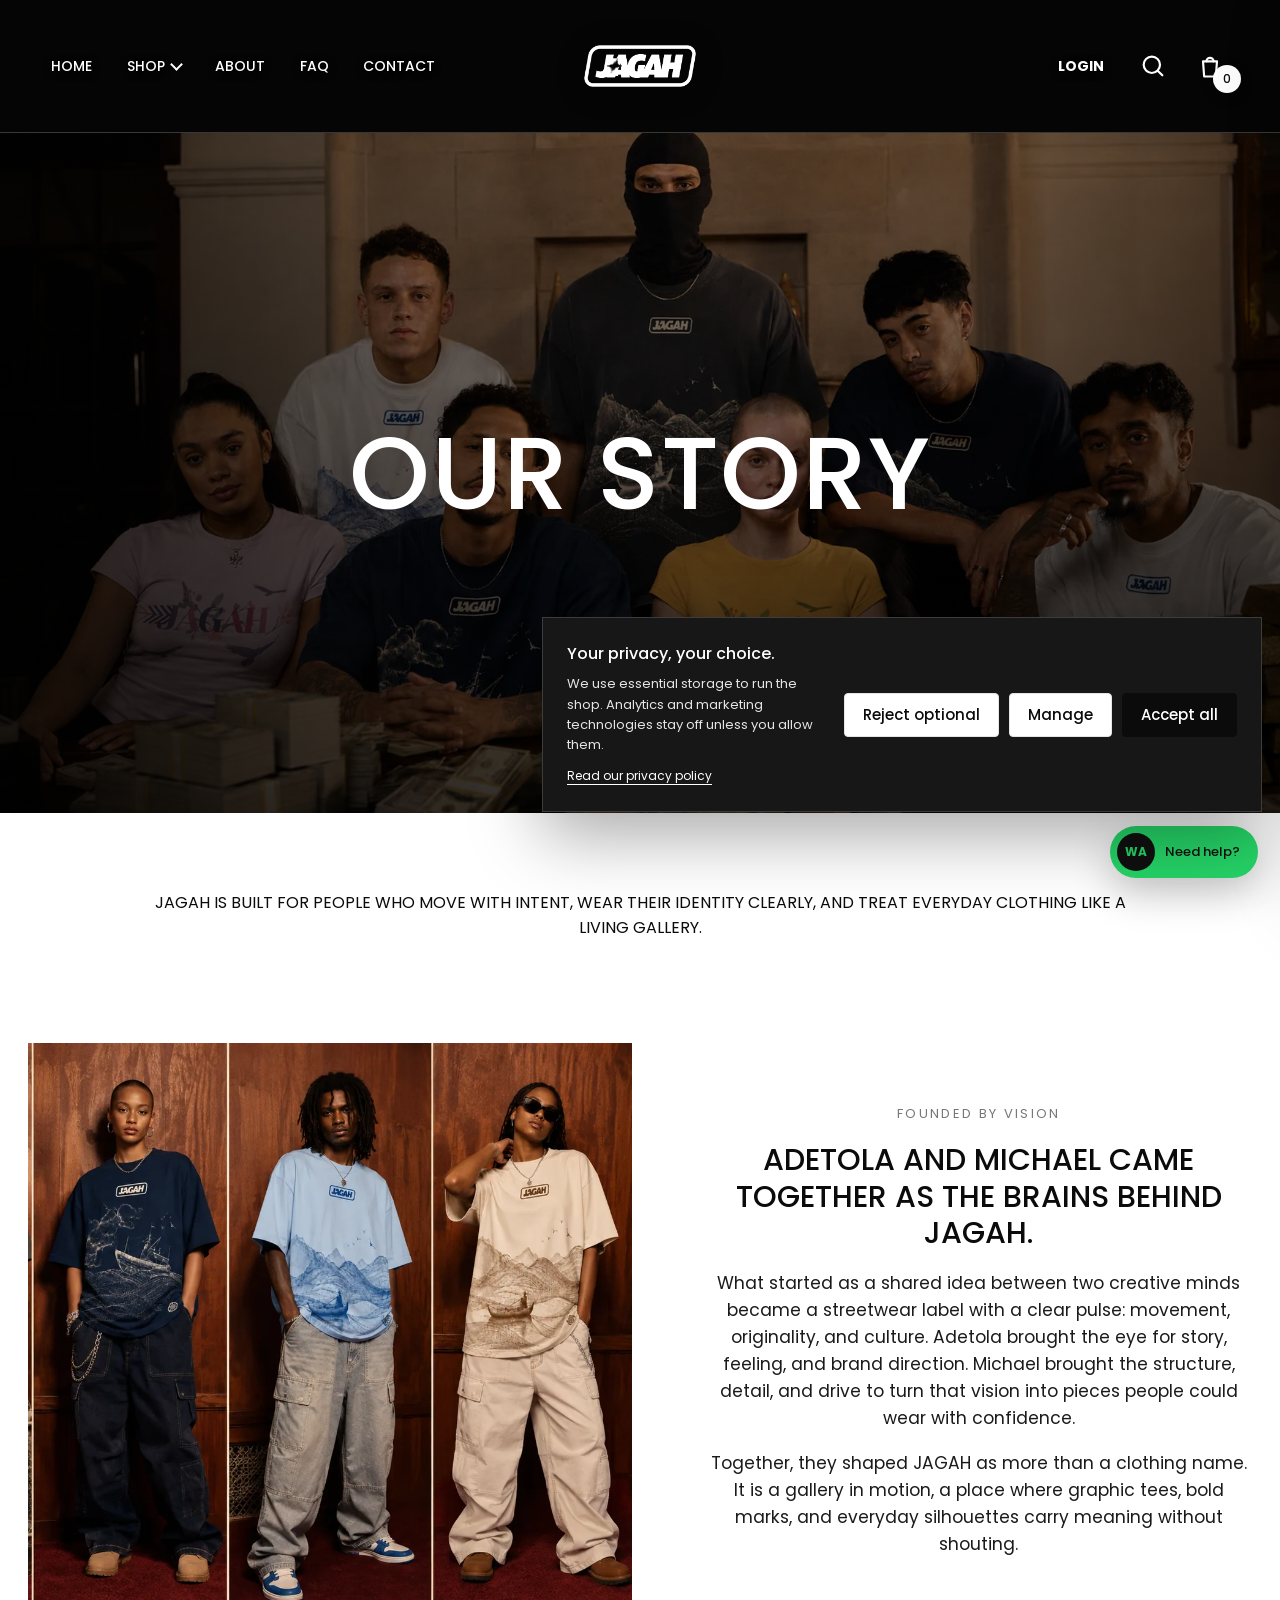
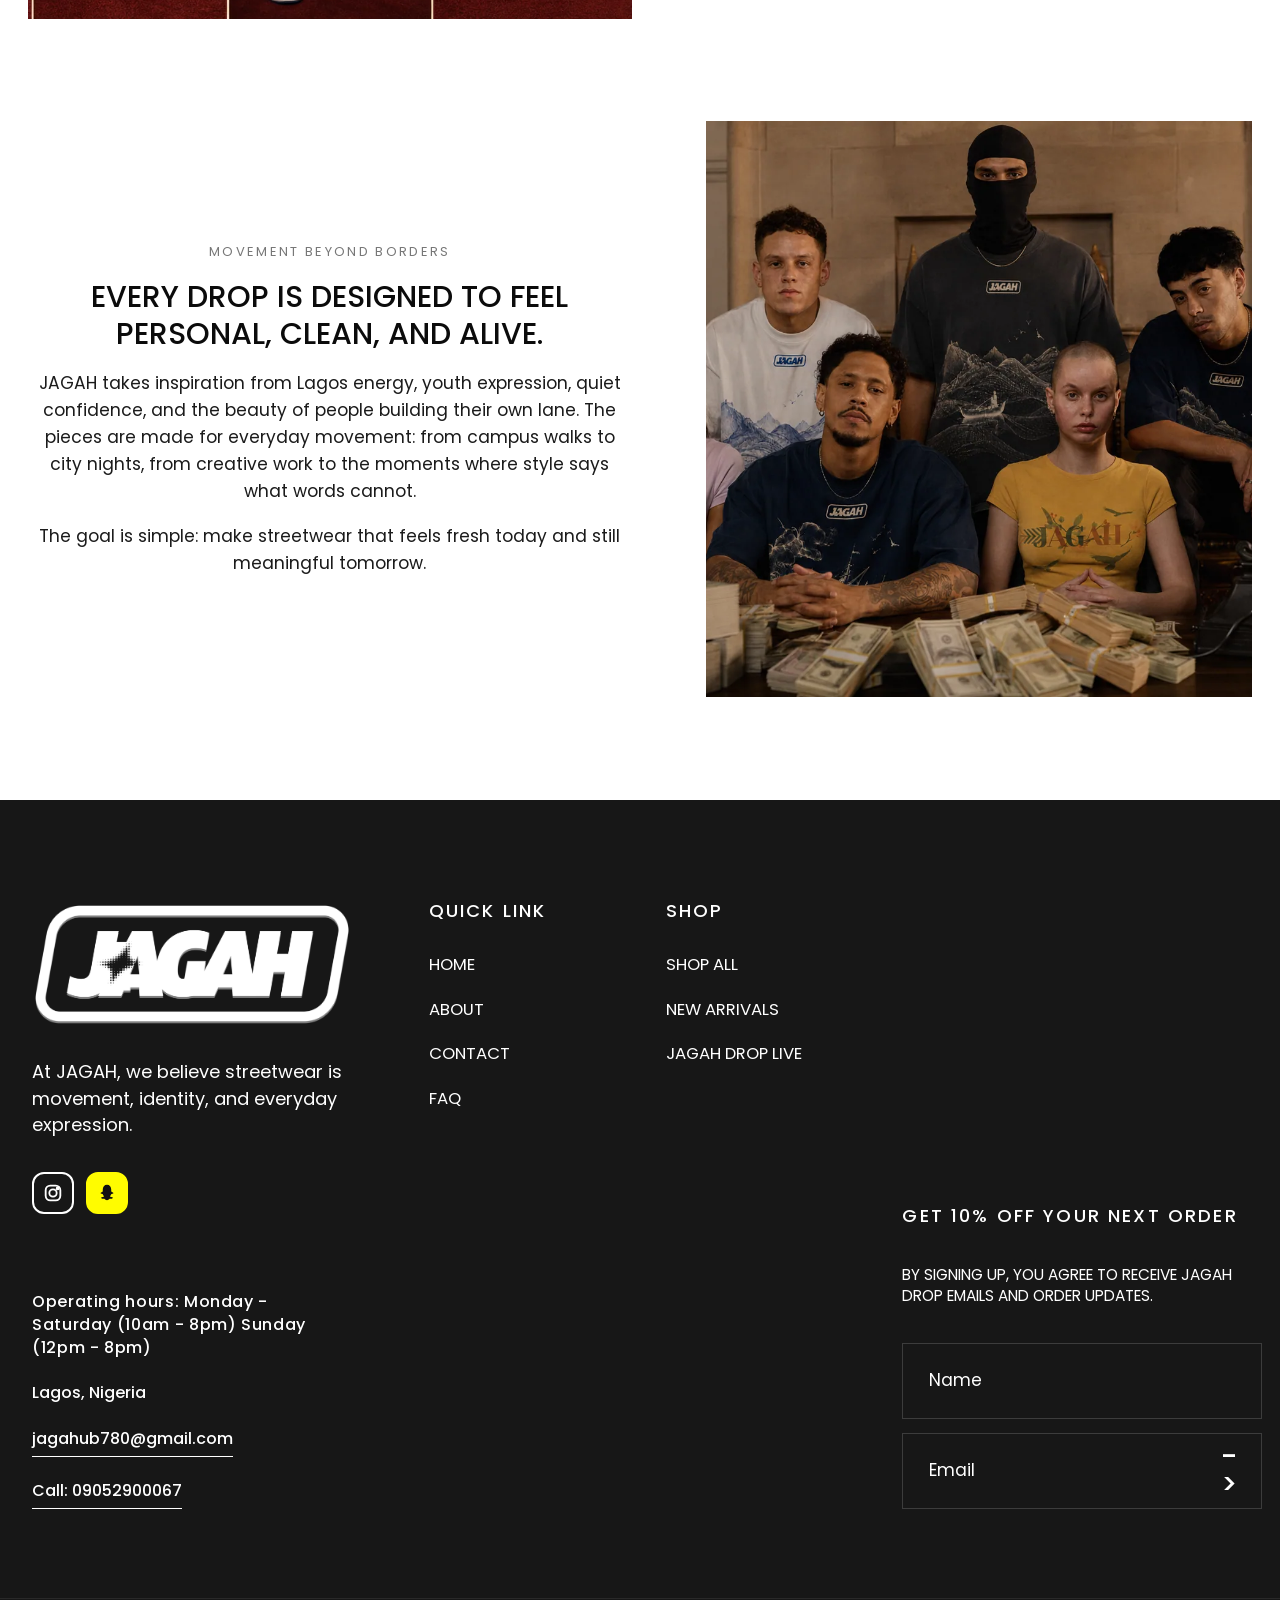
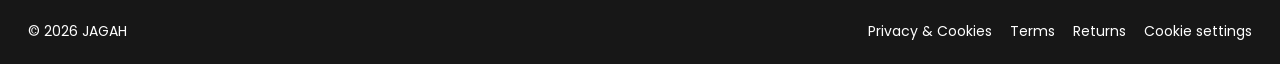
<file: about.html>
<!DOCTYPE html>
<html lang="en">
<head>
  <meta charset="UTF-8">
  <meta name="viewport" content="width=device-width, initial-scale=1.0">
  <title>Our Story | JAGAH</title>
  <link rel="icon" type="image/png" href="assets/jagah-logo-transparent.png?v=2">
  <link rel="apple-touch-icon" href="assets/jagah-logo-transparent.png?v=2">
  <meta name="description" content="The story of JAGAH, shaped by Adetola and Michael.">
  <link rel="preconnect" href="https://fonts.googleapis.com">
  <link rel="preconnect" href="https://fonts.gstatic.com" crossorigin>
  <link href="https://fonts.googleapis.com/css2?family=Poppins:wght@300;400;500;600&display=swap" rel="stylesheet">
  <link rel="stylesheet" href="styles.css?v=jagah-search-1">
</head>
<body class="about-body">
  <a class="skip-link" href="#story">Skip to story</a>

  <header class="site-header product-header" data-header>
    <a class="brand-wordmark" href="index.html" aria-label="JAGAH home">
      <img src="assets/jagah-logo-transparent.png" alt="JAGAH">
    </a>

    <nav class="desktop-nav" aria-label="Primary navigation">
      <a href="index.html">Home</a>
      <a class="has-subnav" href="index.html#shop">Shop</a>
      <a href="about.html">About</a>
      <a href="faq.html">FAQ</a>
      <a href="#support">Contact</a>
    </nav>

    <div class="header-actions">
      <button class="icon-button wishlist-open" type="button" aria-label="Open wishlist" title="Wishlist">
        <svg aria-hidden="true" viewBox="0 0 24 24">
          <path d="M20.8 4.6c-1.6-1.8-4.1-2-5.9-.4L12 6.8 9.1 4.2C7.3 2.6 4.8 2.8 3.2 4.6c-1.6 1.8-1.5 4.6.2 6.3L12 19l8.6-8.1c1.7-1.7 1.8-4.5.2-6.3Z"></path>
        </svg>
        <span class="count-pill" data-wishlist-count>0</span>
      </button>
      <button class="icon-button account-open" type="button" aria-label="Open account" title="Account">
        <span>Login</span>
      </button>
      <form class="search" role="search">
        <label class="sr-only" for="site-search">Search JAGAH products</label>
        <button class="search-toggle" type="button" data-search-toggle aria-label="Open product search" aria-expanded="false">
          <svg aria-hidden="true" viewBox="0 0 24 24">
            <circle cx="11" cy="11" r="7"></circle>
            <path d="m20 20-4-4"></path>
          </svg>
        </button>
        <input id="site-search" name="search" type="search" autocomplete="off" placeholder="Search tees">
        <div class="suggestions" hidden></div>
      </form>
      <button class="bag-trigger" type="button" aria-label="Open shopping bag" title="Shopping bag">
        <svg aria-hidden="true" viewBox="0 0 24 24">
          <path d="M6 8h12l-1 13H7L6 8Z"></path>
          <path d="M9 8a3 3 0 0 1 6 0"></path>
        </svg>
        <span>Bag</span>
        <strong data-bag-count>0</strong>
      </button>
      <button class="menu-button" type="button" aria-label="Open menu" aria-expanded="false">
        <span></span>
        <span></span>
      </button>
    </div>

    <nav class="mobile-nav" aria-label="Mobile navigation" hidden>
      <a href="index.html">Home</a>
      <a href="index.html#shop">Shop</a>
      <a href="about.html">About</a>
      <a href="faq.html">FAQ</a>
      <a href="#support">Contact</a>
    </nav>
  </header>

  <main id="top">
    <section class="about-hero" aria-label="JAGAH story hero">
      <img src="assets/jagah-campaign-table.webp" alt="JAGAH campaign models wearing graphic streetwear">
      <div class="about-hero-shade"></div>
      <h1>Our Story</h1>
    </section>

    <section class="about-intro" id="story">
      <p>JAGAH is built for people who move with intent, wear their identity clearly, and treat everyday clothing like a living gallery.</p>
    </section>

    <section class="about-story-grid">
      <figure>
        <img src="assets/jagah-campaign-lineup.webp" alt="JAGAH models wearing graphic t-shirts">
      </figure>
      <article class="about-story-copy">
        <span>Founded by vision</span>
        <h2>Adetola and Michael came together as the brains behind JAGAH.</h2>
        <p>What started as a shared idea between two creative minds became a streetwear label with a clear pulse: movement, originality, and culture. Adetola brought the eye for story, feeling, and brand direction. Michael brought the structure, detail, and drive to turn that vision into pieces people could wear with confidence.</p>
        <p>Together, they shaped JAGAH as more than a clothing name. It is a gallery in motion, a place where graphic tees, bold marks, and everyday silhouettes carry meaning without shouting.</p>
      </article>
    </section>

    <section class="about-story-grid about-story-grid-reverse">
      <article class="about-story-copy">
        <span>Movement beyond borders</span>
        <h2>Every drop is designed to feel personal, clean, and alive.</h2>
        <p>JAGAH takes inspiration from Lagos energy, youth expression, quiet confidence, and the beauty of people building their own lane. The pieces are made for everyday movement: from campus walks to city nights, from creative work to the moments where style says what words cannot.</p>
        <p>The goal is simple: make streetwear that feels fresh today and still meaningful tomorrow.</p>
      </article>
      <figure>
        <img src="assets/jagah-campaign-table.webp" alt="JAGAH group campaign wearing branded pieces">
      </figure>
    </section>
  </main>

  <aside class="bag-drawer" data-bag-drawer aria-hidden="true" aria-labelledby="bag-title">
    <div class="drawer-head">
      <div>
        <h2 id="bag-title">Shopping Bag</h2>
      </div>
      <button class="close-button" type="button" data-close-bag aria-label="Close bag">X</button>
    </div>
    <div class="bag-items" data-bag-items></div>
    <div class="bag-empty" data-bag-empty>
      <strong>Your bag is empty.</strong>
      <span>Add a product, select your size, then buy on WhatsApp.</span>
    </div>
    <div class="bag-summary">
      <label class="coupon-line">
        Promo code
        <span>
          <input type="text" data-coupon-input placeholder="JAGAH10">
          <button type="button" data-apply-coupon>Apply</button>
        </span>
      </label>
      <div class="summary-row"><span>Subtotal</span><strong data-subtotal>NGN 0</strong></div>
      <div class="summary-row"><span>Discount</span><strong data-discount>NGN 0</strong></div>
      <div class="summary-row"><span>Delivery estimate</span><strong data-delivery>Free</strong></div>
      <div class="summary-row total"><span>Total</span><strong data-total>NGN 0</strong></div>
      <button class="button primary full" type="button" data-checkout>Buy it now</button>
      <button class="button soft full" type="button" data-close-bag>Continue shopping</button>
    </div>
  </aside>
  <div class="scrim" data-scrim hidden></div>

  <dialog class="checkout-dialog" data-checkout-dialog>
    <button class="close-button dialog-close" type="button" data-close-checkout aria-label="Close checkout">X</button>
    <form class="checkout-form" data-checkout-form>
      <div>
        <p class="kicker">Checkout</p>
        <h2>Send order to WhatsApp</h2>
        <fieldset>
          <legend>Contact</legend>
          <label>Name<input name="name" type="text" required></label>
          <label>Phone<input name="phone" type="tel" required></label>
        </fieldset>
        <fieldset>
          <legend>Delivery</legend>
          <label>Address<input name="address" type="text" required></label>
          <label>City<input name="city" type="text" required></label>
          <label>
            Delivery method
            <select name="delivery">
              <option value="Standard delivery">Standard delivery</option>
              <option value="Express delivery">Express delivery</option>
              <option value="Pickup">Pickup</option>
            </select>
          </label>
        </fieldset>
        <fieldset>
          <legend>Payment</legend>
          <label>
            Payment method
            <select name="payment">
              <option value="WhatsApp order confirmation">WhatsApp order confirmation</option>
              <option value="Bank transfer">Bank transfer</option>
              <option value="Pay on delivery">Pay on delivery</option>
            </select>
          </label>
        </fieldset>
        <button class="button primary full" type="submit">Place order on WhatsApp</button>
      </div>
      <aside class="checkout-summary" data-checkout-summary></aside>
    </form>
  </dialog>

  <dialog class="mini-dialog" data-wishlist-dialog>
    <button class="close-button dialog-close" type="button" data-close-wishlist aria-label="Close wishlist">X</button>
    <p class="kicker">Wishlist</p>
    <h2>Saved pieces</h2>
    <div class="saved-list" data-wishlist-list></div>
  </dialog>

  <dialog class="mini-dialog" data-account-dialog>
    <button class="close-button dialog-close" type="button" data-close-account aria-label="Close account">X</button>
    <p class="kicker">Account</p>
    <h2>Your JAGAH profile</h2>
    <form class="account-form" data-account-form>
      <label>Name<input type="text" name="name" data-profile-name placeholder="Your name"></label>
      <label>Phone<input type="tel" name="phone" data-profile-phone placeholder="08125812372"></label>
      <label>Email<input type="email" name="email" data-profile-email placeholder="you@example.com"></label>
      <button class="button primary full" type="submit">Save profile</button>
    </form>
    <div class="order-mini-list" data-account-orders></div>
  </dialog>

  <footer class="retail-footer jagah-footer" id="support">
    <section class="jagah-footer-grid" aria-label="JAGAH footer">
      <div class="jagah-footer-brand">
        <a class="footer-logo" href="index.html" aria-label="JAGAH home">
          <img src="assets/jagah-logo-transparent.png" alt="JAGAH">
        </a>
        <p>At JAGAH, we believe streetwear is movement, identity, and everyday expression.</p>
        <div class="footer-socials" aria-label="JAGAH social links">
          <a class="social-icon instagram-icon" href="https://www.instagram.com/jagahhub/" target="_blank" rel="noopener noreferrer" aria-label="JAGAH on Instagram">
            <svg viewBox="0 0 24 24" aria-hidden="true">
              <rect x="4" y="4" width="16" height="16" rx="5"></rect>
              <circle cx="12" cy="12" r="4"></circle>
              <circle cx="17" cy="7" r="1"></circle>
            </svg>
          </a>
          <a class="social-icon snapchat-icon" href="https://www.snapchat.com/add/tsjagah" target="_blank" rel="noopener noreferrer" aria-label="JAGAH on Snapchat">
            <svg viewBox="0 0 24 24" aria-hidden="true">
              <path d="M12 3c3 0 4.6 2.3 4.6 5.2v2.1l2.2 1.3c.4.2.3.8-.1 1l-2.2.8c-.2.9-.6 1.6-1.3 2.3.9.5 1.8.7 2.7.8.5.1.6.8.2 1.1-1 .8-2.2.8-3.2.8-.8.9-1.8 1.6-2.9 1.6s-2.1-.7-2.9-1.6c-1 0-2.2 0-3.2-.8-.4-.3-.3-1 .2-1.1.9-.1 1.8-.3 2.7-.8-.7-.7-1.1-1.4-1.3-2.3l-2.2-.8c-.4-.2-.5-.8-.1-1l2.2-1.3V8.2C7.4 5.3 9 3 12 3Z"></path>
            </svg>
          </a>
        </div>
        <div class="footer-address">
          <strong>Operating hours: Monday - Saturday (10am - 8pm) Sunday (12pm - 8pm)</strong>
          <span>Lagos, Nigeria</span>
          <a class="footer-contact-link" href="mailto:jagahub780@gmail.com">jagahub780@gmail.com</a>
          <a class="footer-contact-link" href="tel:+2349052900067">Call: 09052900067</a>
        </div>
      </div>

      <nav class="footer-link-group" aria-label="Quick links">
        <h3>Quick link</h3>
        <a href="index.html">Home</a>
        <a href="about.html">About</a>
        <a href="mailto:jagahub780@gmail.com">Contact</a>
        <a href="faq.html">FAQ</a>
      </nav>

      <nav class="footer-link-group" aria-label="Shop links">
        <h3>Shop</h3>
        <a href="index.html#shop">Shop all</a>
        <a href="index.html#shop">New arrivals</a>
        <a href="index.html#drop">JAGAH drop live</a>
      </nav>

      <form class="footer-newsletter jagah-newsletter" data-footer-newsletter>
        <h2>Get 10% off your next order</h2>
        <p>By signing up, you agree to receive JAGAH drop emails and order updates.</p>
        <label>
          <span class="sr-only">Name</span>
          <input type="text" name="name" placeholder="Name">
        </label>
        <label>
          <span class="sr-only">Email</span>
          <input type="email" name="email" placeholder="Email" required>
          <button type="submit" aria-label="Subscribe">-></button>
        </label>
      </form>
    </section>

    <div class="footer-bottom">
      <span>&copy; 2026 JAGAH</span>
      <div>
        <a href="privacy.html">Privacy & Cookies</a>
        <a href="terms.html">Terms</a>
        <a href="returns.html">Returns</a>
      </div>
    </div>
  </footer>

  <div class="toast" data-toast role="status" aria-live="polite"></div>
  <script src="site-extras.js?v=jagah-extras-1"></script>
  <script src="script.js?v=jagah-storefront-3"></script>
</body>
</html>
</file>
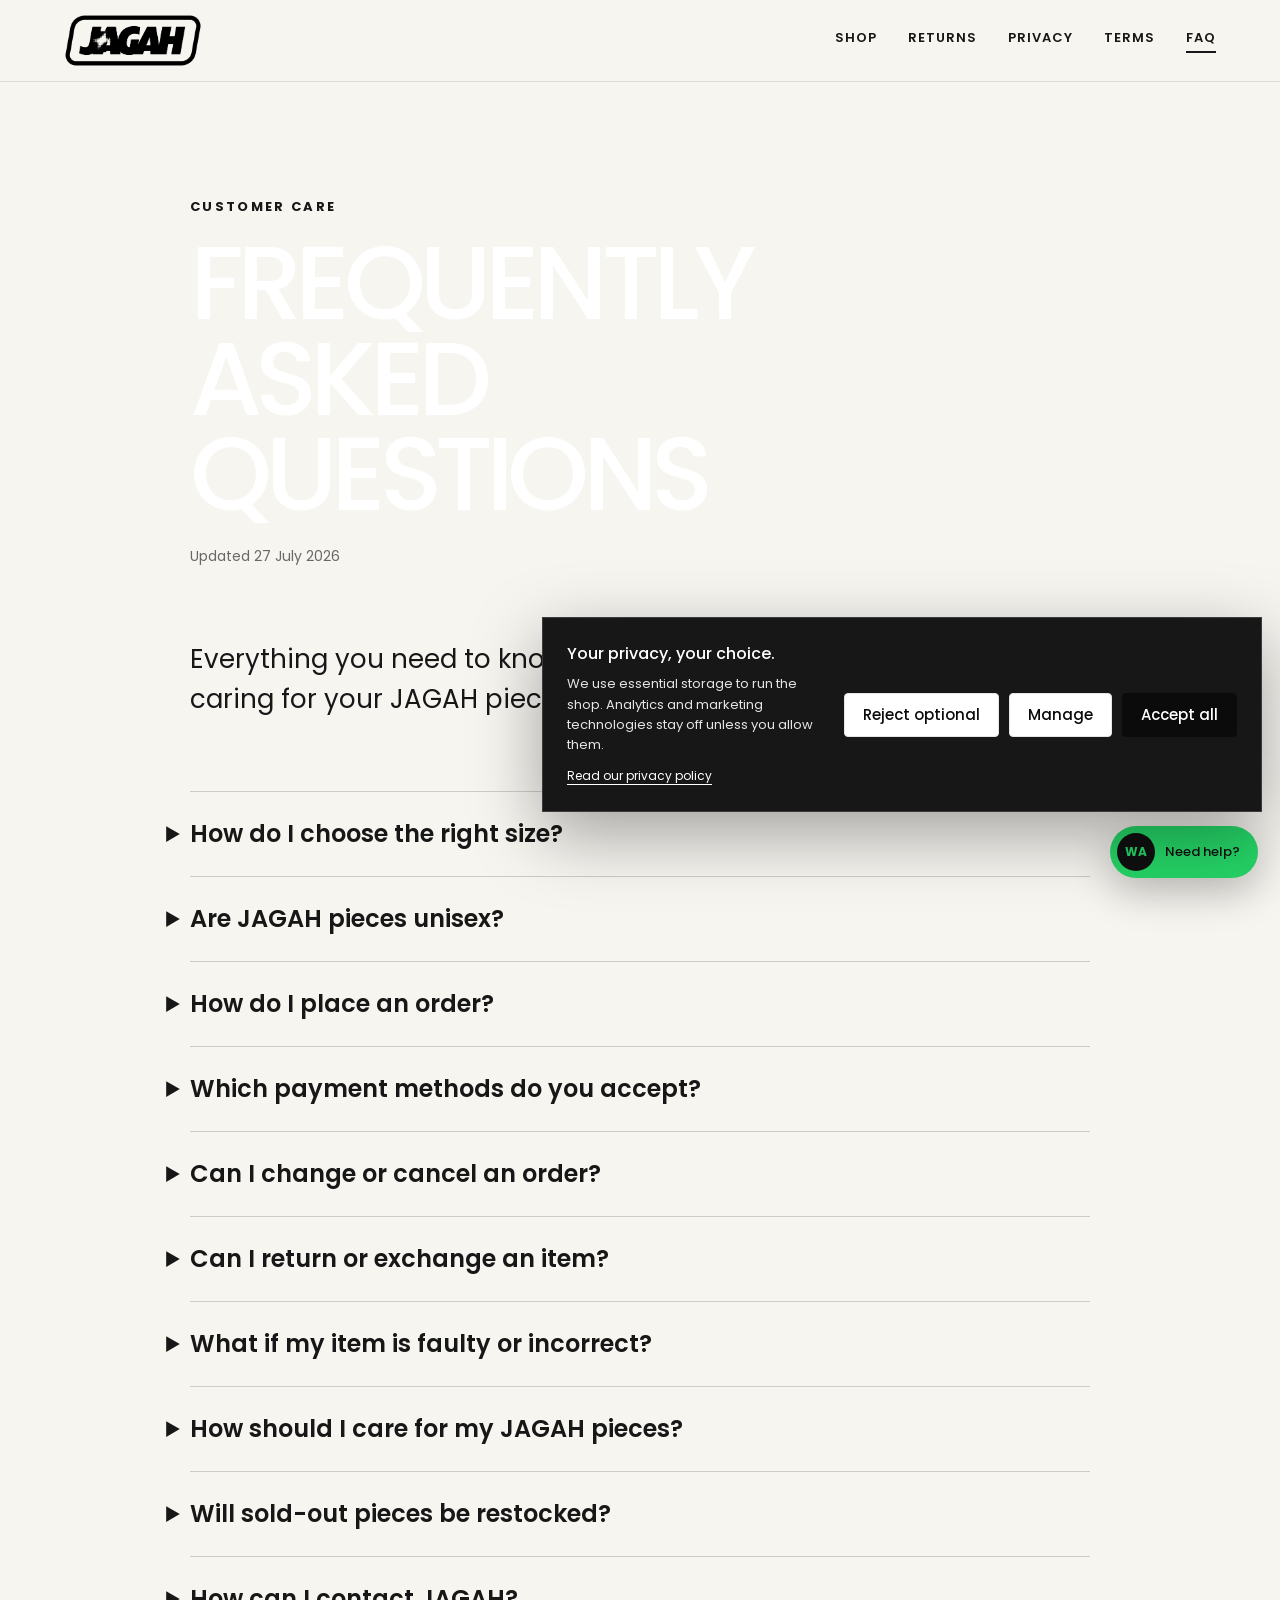
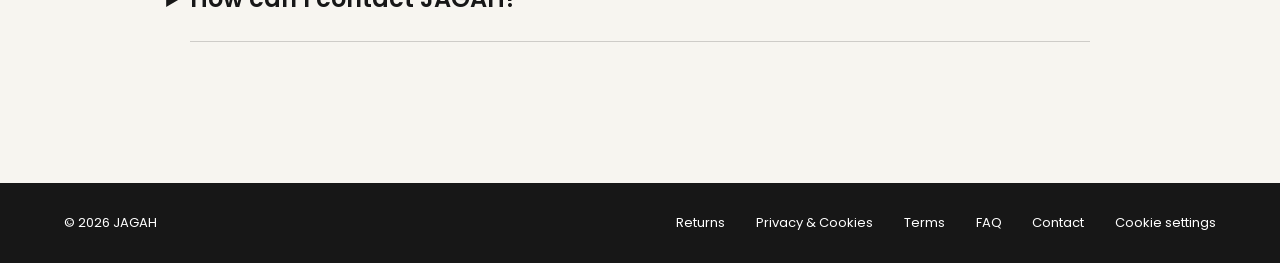
<file: faq.html>
<!DOCTYPE html>
<html lang="en">
<head>
  <meta charset="UTF-8">
  <meta name="viewport" content="width=device-width, initial-scale=1.0">
  <title>Frequently Asked Questions | JAGAH</title>
  <link rel="icon" type="image/png" href="assets/jagah-logo-transparent.png?v=2">
  <link rel="apple-touch-icon" href="assets/jagah-logo-transparent.png?v=2">
  <meta name="description" content="Answers about JAGAH sizing, orders, payments, product care, returns and restocks.">
  <meta name="theme-color" content="#171717">
  <link rel="preconnect" href="https://fonts.googleapis.com">
  <link rel="preconnect" href="https://fonts.gstatic.com" crossorigin>
  <link href="https://fonts.googleapis.com/css2?family=Poppins:wght@300;400;500;600;700&display=swap" rel="stylesheet">
  <link rel="stylesheet" href="styles.css?v=jagah-policy-1">
</head>
<body class="policy-body">
  <a class="skip-link" href="#policy-content">Skip to content</a>
  <header class="policy-header">
    <a class="policy-header-logo" href="index.html" aria-label="JAGAH home"><img src="assets/jagah-logo-transparent.png" alt="JAGAH"></a>
    <nav aria-label="Customer care">
      <a href="index.html#shop">Shop</a><a href="returns.html">Returns</a><a href="privacy.html">Privacy</a><a href="terms.html">Terms</a><a href="faq.html" aria-current="page">FAQ</a>
    </nav>
  </header>
  <main class="policy-main" id="policy-content">
    <p class="policy-eyebrow">Customer care</p>
    <h1>Frequently Asked Questions</h1>
    <p class="policy-updated">Updated 27 July 2026</p>
    <p class="policy-intro">Everything you need to know about choosing, buying and caring for your JAGAH pieces.</p>
    <section class="policy-faq" aria-label="Frequently asked questions">
      <details>
        <summary>How do I choose the right size?</summary>
        <p>Use the measurements shown with the product and compare them with a similar garment you own. If you are between sizes or want help with the intended fit, contact us before ordering.</p>
      </details>
      <details>
        <summary>Are JAGAH pieces unisex?</summary>
        <p>Many JAGAH pieces have a versatile, relaxed fit. Check the individual product description and measurements because fit may vary by design.</p>
      </details>
      <details>
        <summary>How do I place an order?</summary>
        <p>Select your product, colour and size, add it to your bag and complete the order form. The website can prepare your order information for confirmation through WhatsApp.</p>
      </details>
      <details>
        <summary>Which payment methods do you accept?</summary>
        <p>Available options will be shown when your order is confirmed. Never pay through an account or link that was not confirmed through JAGAH’s official contact channel.</p>
      </details>
      <details>
        <summary>Can I change or cancel an order?</summary>
        <p>Contact us as soon as possible. We will try to help, but an order cannot be changed or cancelled after it enters processing. This does not affect applicable return rights.</p>
      </details>
      <details>
        <summary>Can I return or exchange an item?</summary>
        <p>Eligible unworn and unwashed items with tags may be returned or exchanged within 14 calendar days of receipt. Read our <a href="returns.html">Returns & Exchanges Policy</a> for all conditions.</p>
      </details>
      <details>
        <summary>What if my item is faulty or incorrect?</summary>
        <p>Email us within 48 hours of receipt with your order number and clear photographs. Once verified, we will arrange an appropriate replacement or refund.</p>
      </details>
      <details>
        <summary>How should I care for my JAGAH pieces?</summary>
        <p>Follow the care label. Generally, wash similar colours together on a gentle cycle, turn printed garments inside out, avoid bleach and high heat, and do not iron directly over prints.</p>
      </details>
      <details>
        <summary>Will sold-out pieces be restocked?</summary>
        <p>Some core items may return, while limited drops may not. Follow JAGAH on social media and join the drop list for restock and new-release announcements.</p>
      </details>
      <details>
        <summary>How can I contact JAGAH?</summary>
        <p>Email <a href="mailto:jagahub780@gmail.com">jagahub780@gmail.com</a> or call <a href="tel:+2349052900067">09052900067</a>. Include your order number when asking about an existing purchase.</p>
      </details>
    </section>
  </main>
  <footer class="policy-footer">
    <span>&copy; 2026 JAGAH</span>
    <nav aria-label="Legal"><a href="returns.html">Returns</a><a href="privacy.html">Privacy & Cookies</a><a href="terms.html">Terms</a><a href="faq.html">FAQ</a><a href="mailto:jagahub780@gmail.com">Contact</a></nav>
  </footer>
  <script src="site-extras.js?v=jagah-extras-1"></script>
</body>
</html>
</file>
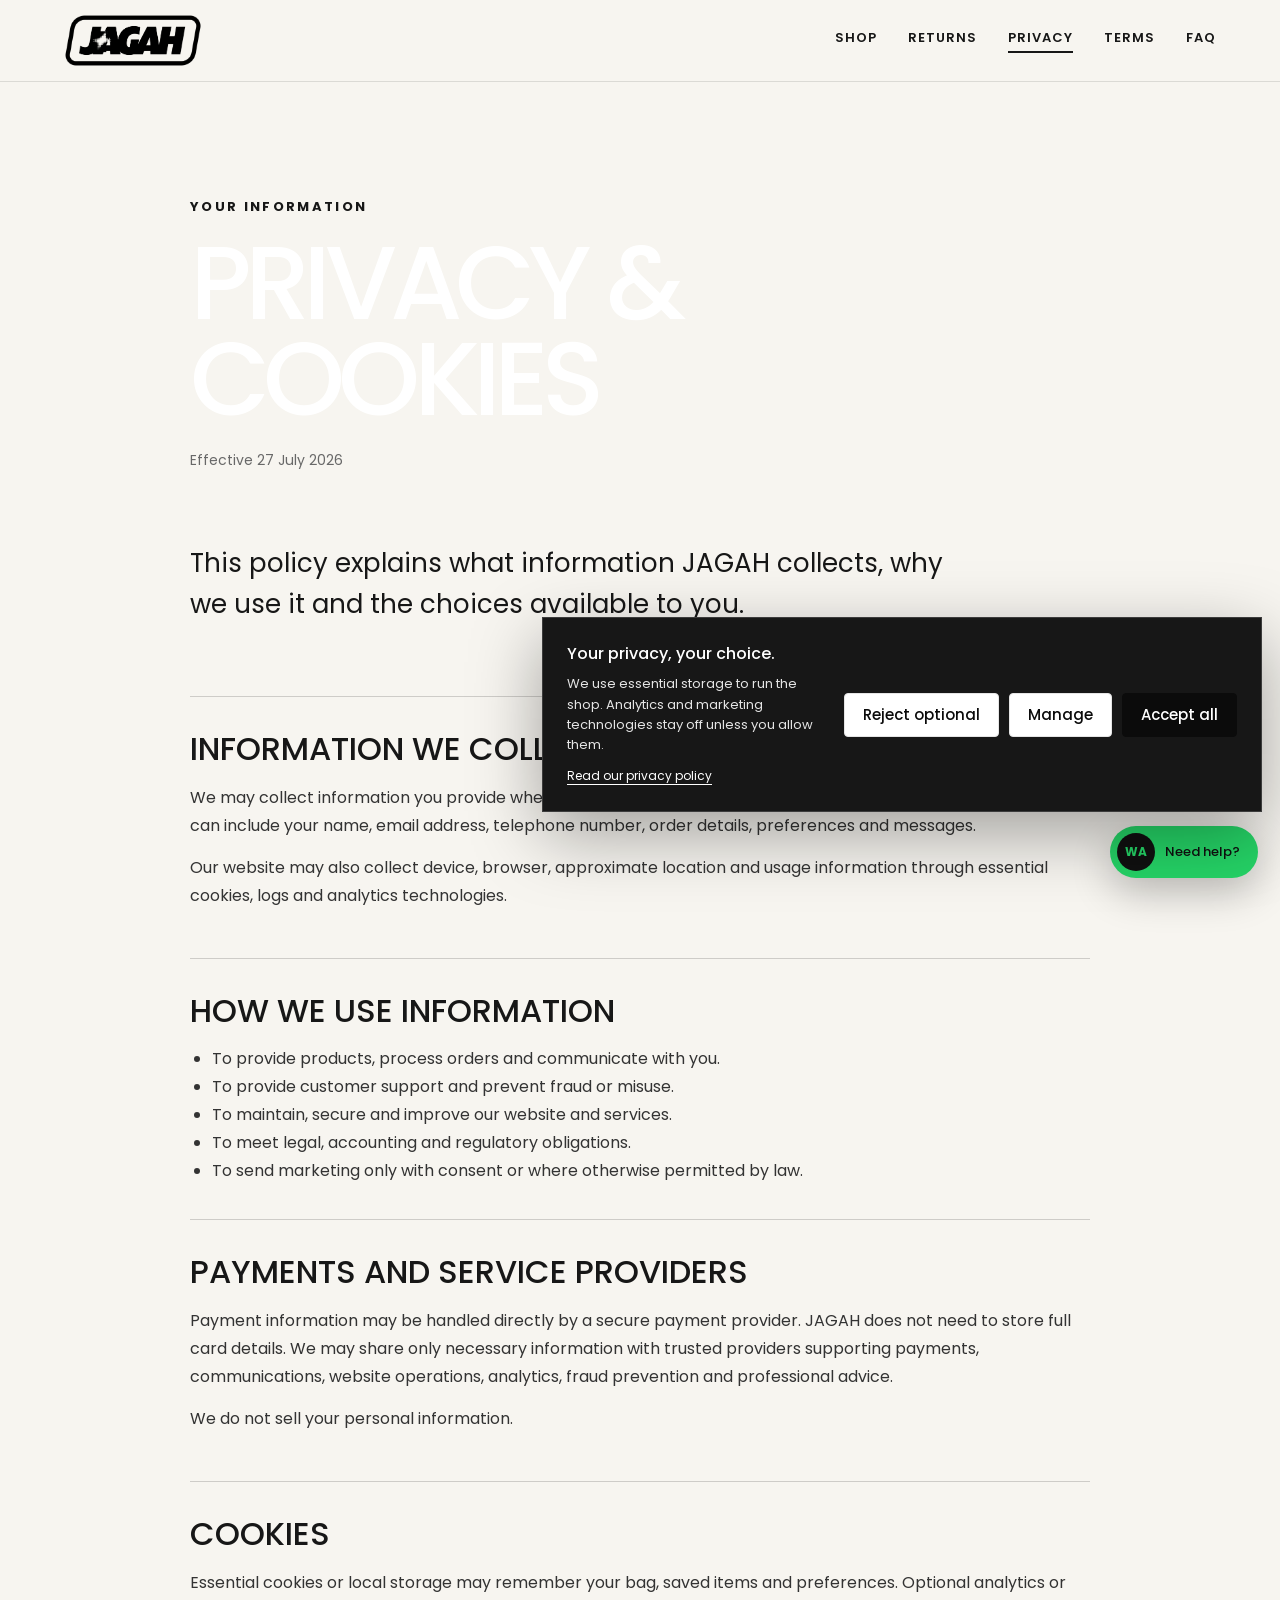
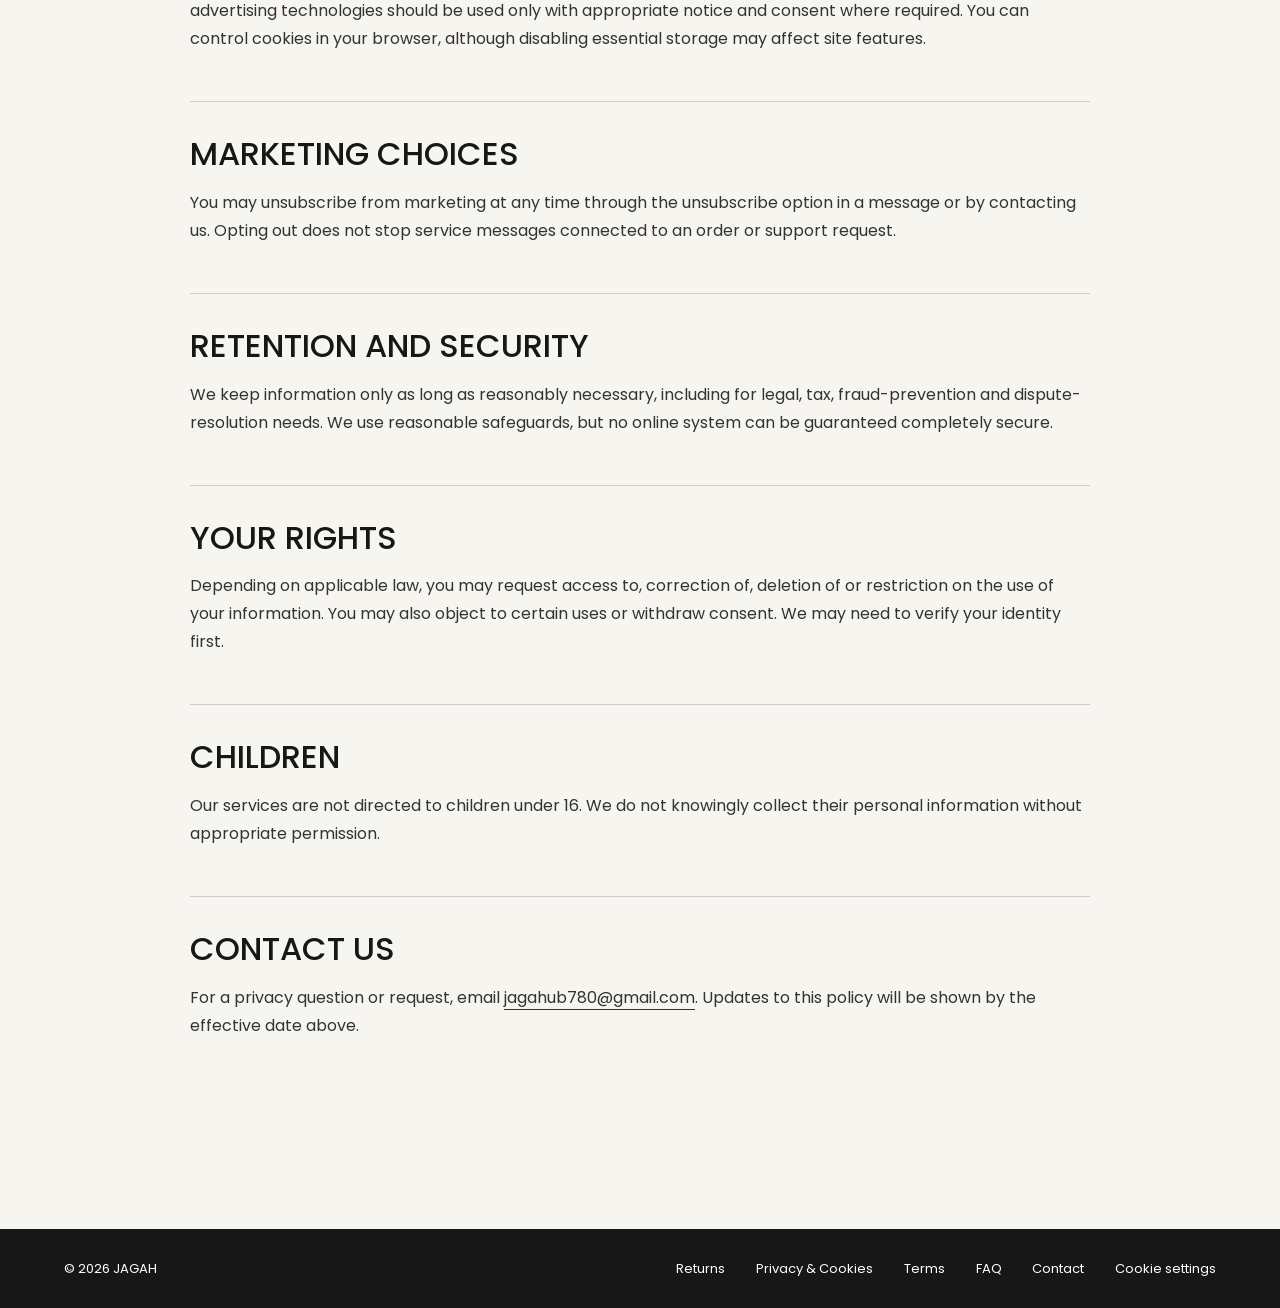
<file: privacy.html>
<!DOCTYPE html>
<html lang="en">
<head>
  <meta charset="UTF-8">
  <meta name="viewport" content="width=device-width, initial-scale=1.0">
  <title>Privacy & Cookies | JAGAH</title>
  <link rel="icon" type="image/png" href="assets/jagah-logo-transparent.png?v=2">
  <link rel="apple-touch-icon" href="assets/jagah-logo-transparent.png?v=2">
  <meta name="description" content="Learn how JAGAH collects, uses and protects personal information.">
  <meta name="theme-color" content="#171717">
  <link rel="preconnect" href="https://fonts.googleapis.com">
  <link rel="preconnect" href="https://fonts.gstatic.com" crossorigin>
  <link href="https://fonts.googleapis.com/css2?family=Poppins:wght@300;400;500;600;700&display=swap" rel="stylesheet">
  <link rel="stylesheet" href="styles.css?v=jagah-policy-1">
</head>
<body class="policy-body">
  <a class="skip-link" href="#policy-content">Skip to content</a>
  <header class="policy-header">
    <a class="policy-header-logo" href="index.html" aria-label="JAGAH home"><img src="assets/jagah-logo-transparent.png" alt="JAGAH"></a>
    <nav aria-label="Customer care">
      <a href="index.html#shop">Shop</a><a href="returns.html">Returns</a><a href="privacy.html" aria-current="page">Privacy</a><a href="terms.html">Terms</a><a href="faq.html">FAQ</a>
    </nav>
  </header>
  <main class="policy-main" id="policy-content">
    <p class="policy-eyebrow">Your information</p>
    <h1>Privacy & Cookies</h1>
    <p class="policy-updated">Effective 27 July 2026</p>
    <p class="policy-intro">This policy explains what information JAGAH collects, why we use it and the choices available to you.</p>

    <section class="policy-section">
      <h2>Information we collect</h2>
      <p>We may collect information you provide when you browse, contact us, join our mailing list or place an order. This can include your name, email address, telephone number, order details, preferences and messages.</p>
      <p>Our website may also collect device, browser, approximate location and usage information through essential cookies, logs and analytics technologies.</p>
    </section>
    <section class="policy-section">
      <h2>How we use information</h2>
      <ul>
        <li>To provide products, process orders and communicate with you.</li>
        <li>To provide customer support and prevent fraud or misuse.</li>
        <li>To maintain, secure and improve our website and services.</li>
        <li>To meet legal, accounting and regulatory obligations.</li>
        <li>To send marketing only with consent or where otherwise permitted by law.</li>
      </ul>
    </section>
    <section class="policy-section">
      <h2>Payments and service providers</h2>
      <p>Payment information may be handled directly by a secure payment provider. JAGAH does not need to store full card details. We may share only necessary information with trusted providers supporting payments, communications, website operations, analytics, fraud prevention and professional advice.</p>
      <p>We do not sell your personal information.</p>
    </section>
    <section class="policy-section">
      <h2>Cookies</h2>
      <p>Essential cookies or local storage may remember your bag, saved items and preferences. Optional analytics or advertising technologies should be used only with appropriate notice and consent where required. You can control cookies in your browser, although disabling essential storage may affect site features.</p>
    </section>
    <section class="policy-section">
      <h2>Marketing choices</h2>
      <p>You may unsubscribe from marketing at any time through the unsubscribe option in a message or by contacting us. Opting out does not stop service messages connected to an order or support request.</p>
    </section>
    <section class="policy-section">
      <h2>Retention and security</h2>
      <p>We keep information only as long as reasonably necessary, including for legal, tax, fraud-prevention and dispute-resolution needs. We use reasonable safeguards, but no online system can be guaranteed completely secure.</p>
    </section>
    <section class="policy-section">
      <h2>Your rights</h2>
      <p>Depending on applicable law, you may request access to, correction of, deletion of or restriction on the use of your information. You may also object to certain uses or withdraw consent. We may need to verify your identity first.</p>
    </section>
    <section class="policy-section">
      <h2>Children</h2>
      <p>Our services are not directed to children under 16. We do not knowingly collect their personal information without appropriate permission.</p>
    </section>
    <section class="policy-section">
      <h2>Contact us</h2>
      <p>For a privacy question or request, email <a href="mailto:jagahub780@gmail.com">jagahub780@gmail.com</a>. Updates to this policy will be shown by the effective date above.</p>
    </section>
  </main>
  <footer class="policy-footer">
    <span>&copy; 2026 JAGAH</span>
    <nav aria-label="Legal"><a href="returns.html">Returns</a><a href="privacy.html">Privacy & Cookies</a><a href="terms.html">Terms</a><a href="faq.html">FAQ</a><a href="mailto:jagahub780@gmail.com">Contact</a></nav>
  </footer>
  <script src="site-extras.js?v=jagah-extras-1"></script>
</body>
</html>
</file>
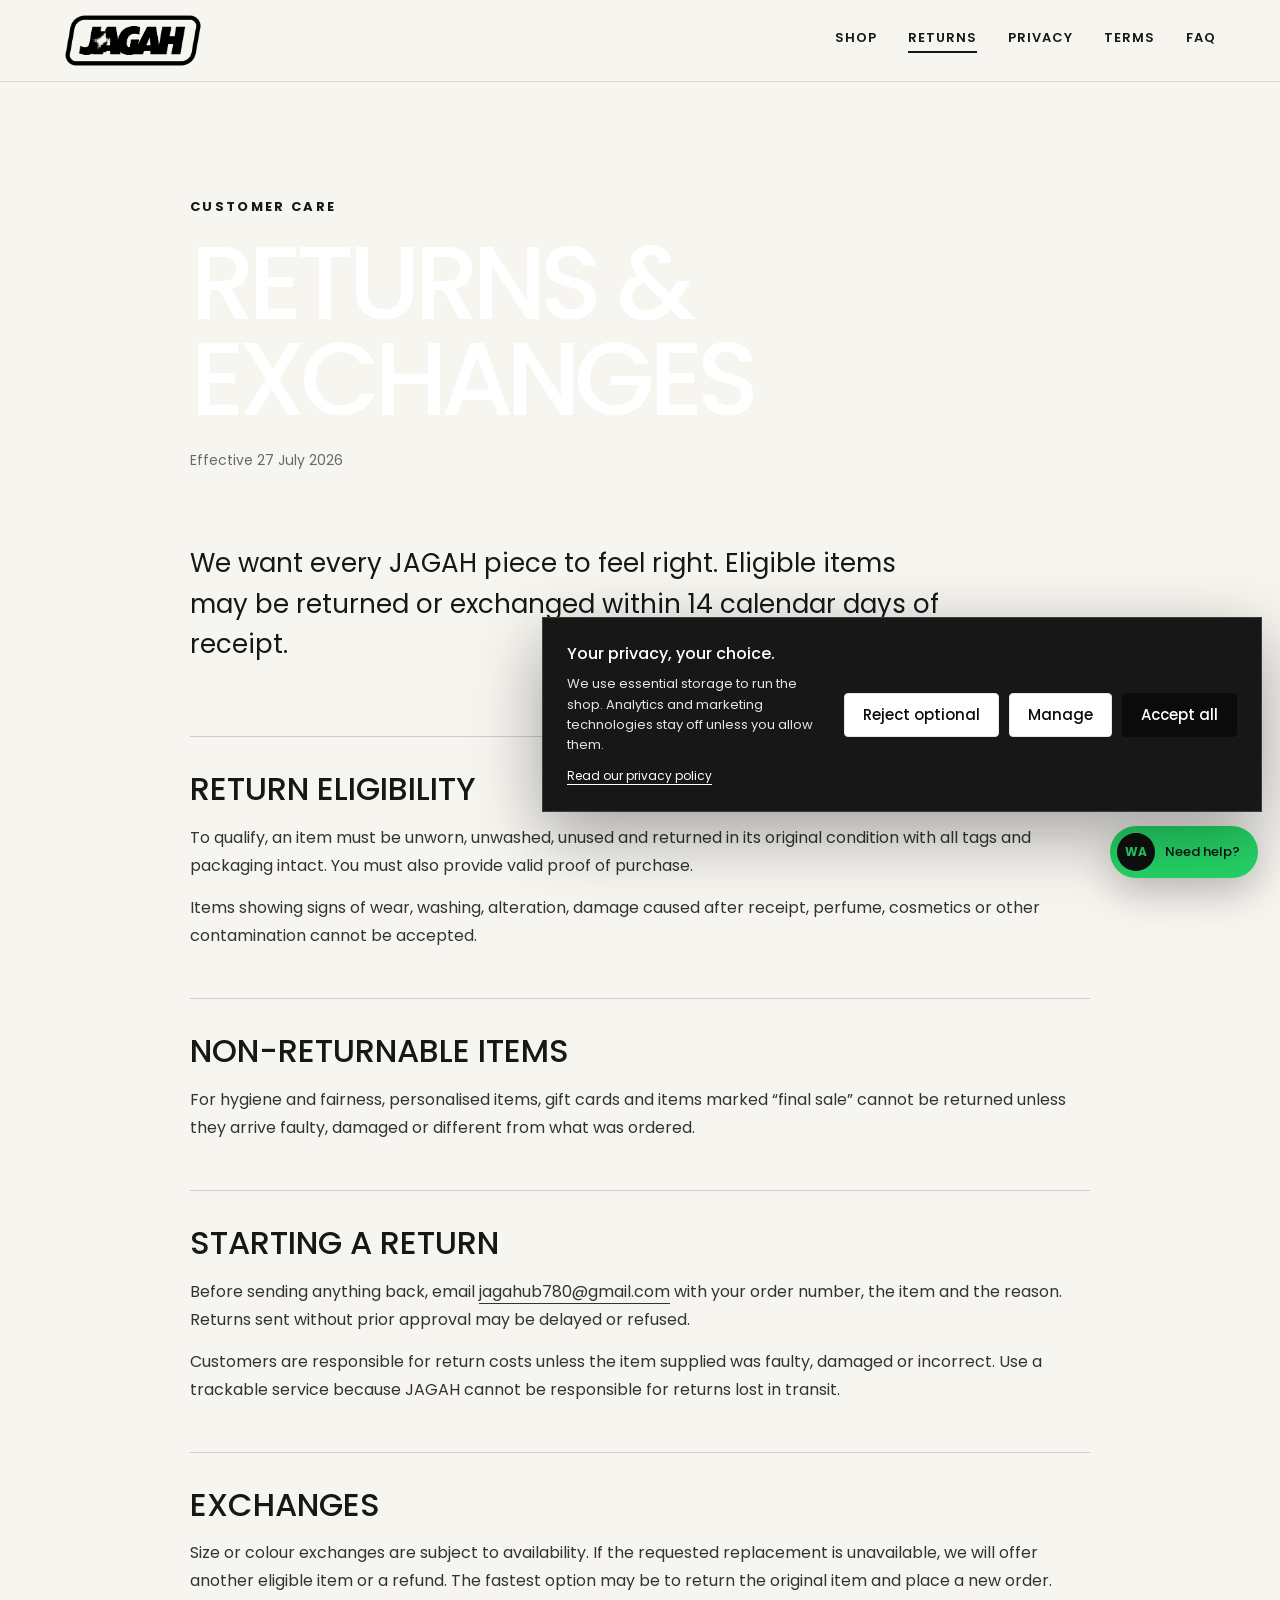
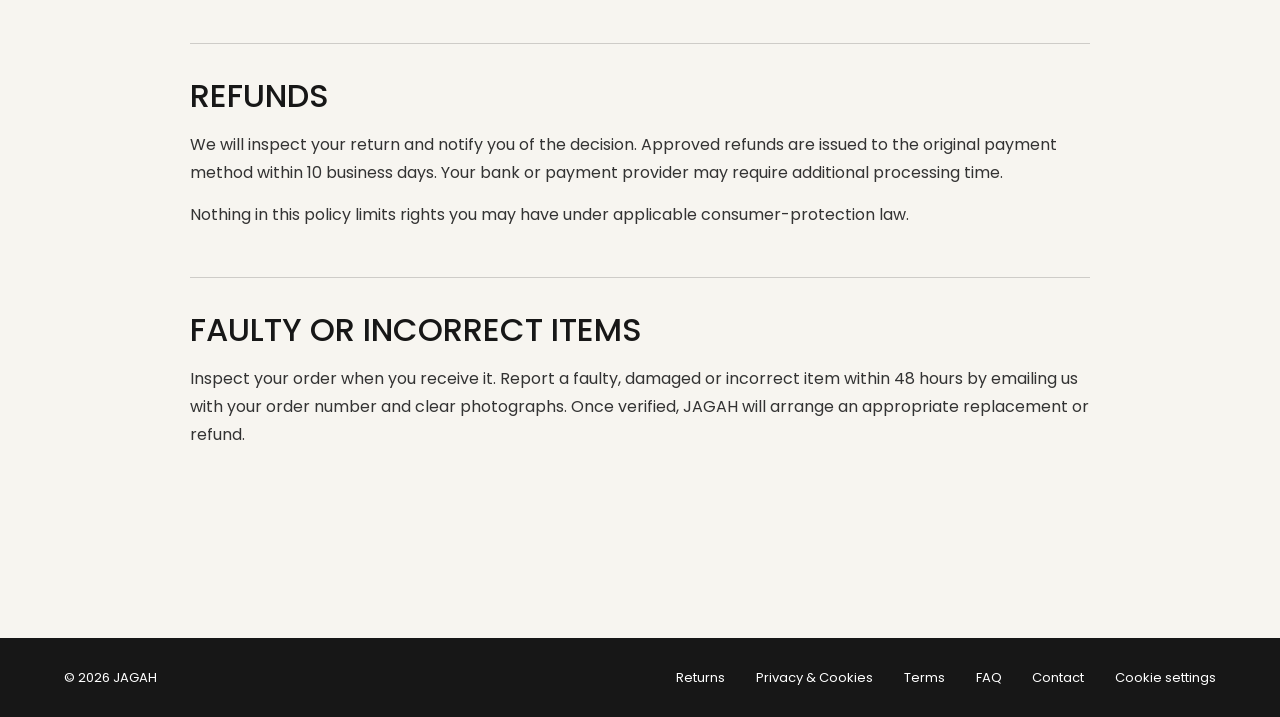
<file: returns.html>
<!DOCTYPE html>
<html lang="en">
<head>
  <meta charset="UTF-8">
  <meta name="viewport" content="width=device-width, initial-scale=1.0">
  <title>Returns & Exchanges | JAGAH</title>
  <link rel="icon" type="image/png" href="assets/jagah-logo-transparent.png?v=2">
  <link rel="apple-touch-icon" href="assets/jagah-logo-transparent.png?v=2">
  <meta name="description" content="Read the JAGAH returns, exchanges and refunds policy.">
  <meta name="theme-color" content="#171717">
  <link rel="preconnect" href="https://fonts.googleapis.com">
  <link rel="preconnect" href="https://fonts.gstatic.com" crossorigin>
  <link href="https://fonts.googleapis.com/css2?family=Poppins:wght@300;400;500;600;700&display=swap" rel="stylesheet">
  <link rel="stylesheet" href="styles.css?v=jagah-policy-1">
</head>
<body class="policy-body">
  <a class="skip-link" href="#policy-content">Skip to content</a>
  <header class="policy-header">
    <a class="policy-header-logo" href="index.html" aria-label="JAGAH home"><img src="assets/jagah-logo-transparent.png" alt="JAGAH"></a>
    <nav aria-label="Customer care">
      <a href="index.html#shop">Shop</a><a href="returns.html" aria-current="page">Returns</a><a href="privacy.html">Privacy</a><a href="terms.html">Terms</a><a href="faq.html">FAQ</a>
    </nav>
  </header>
  <main class="policy-main" id="policy-content">
    <p class="policy-eyebrow">Customer care</p>
    <h1>Returns & Exchanges</h1>
    <p class="policy-updated">Effective 27 July 2026</p>
    <p class="policy-intro">We want every JAGAH piece to feel right. Eligible items may be returned or exchanged within 14 calendar days of receipt.</p>

    <section class="policy-section">
      <h2>Return eligibility</h2>
      <p>To qualify, an item must be unworn, unwashed, unused and returned in its original condition with all tags and packaging intact. You must also provide valid proof of purchase.</p>
      <p>Items showing signs of wear, washing, alteration, damage caused after receipt, perfume, cosmetics or other contamination cannot be accepted.</p>
    </section>
    <section class="policy-section">
      <h2>Non-returnable items</h2>
      <p>For hygiene and fairness, personalised items, gift cards and items marked “final sale” cannot be returned unless they arrive faulty, damaged or different from what was ordered.</p>
    </section>
    <section class="policy-section">
      <h2>Starting a return</h2>
      <p>Before sending anything back, email <a href="mailto:jagahub780@gmail.com">jagahub780@gmail.com</a> with your order number, the item and the reason. Returns sent without prior approval may be delayed or refused.</p>
      <p>Customers are responsible for return costs unless the item supplied was faulty, damaged or incorrect. Use a trackable service because JAGAH cannot be responsible for returns lost in transit.</p>
    </section>
    <section class="policy-section">
      <h2>Exchanges</h2>
      <p>Size or colour exchanges are subject to availability. If the requested replacement is unavailable, we will offer another eligible item or a refund. The fastest option may be to return the original item and place a new order.</p>
    </section>
    <section class="policy-section">
      <h2>Refunds</h2>
      <p>We will inspect your return and notify you of the decision. Approved refunds are issued to the original payment method within 10 business days. Your bank or payment provider may require additional processing time.</p>
      <p>Nothing in this policy limits rights you may have under applicable consumer-protection law.</p>
    </section>
    <section class="policy-section">
      <h2>Faulty or incorrect items</h2>
      <p>Inspect your order when you receive it. Report a faulty, damaged or incorrect item within 48 hours by emailing us with your order number and clear photographs. Once verified, JAGAH will arrange an appropriate replacement or refund.</p>
    </section>
  </main>
  <footer class="policy-footer">
    <span>&copy; 2026 JAGAH</span>
    <nav aria-label="Legal"><a href="returns.html">Returns</a><a href="privacy.html">Privacy & Cookies</a><a href="terms.html">Terms</a><a href="faq.html">FAQ</a><a href="mailto:jagahub780@gmail.com">Contact</a></nav>
  </footer>
  <script src="site-extras.js?v=jagah-extras-1"></script>
</body>
</html>
</file>
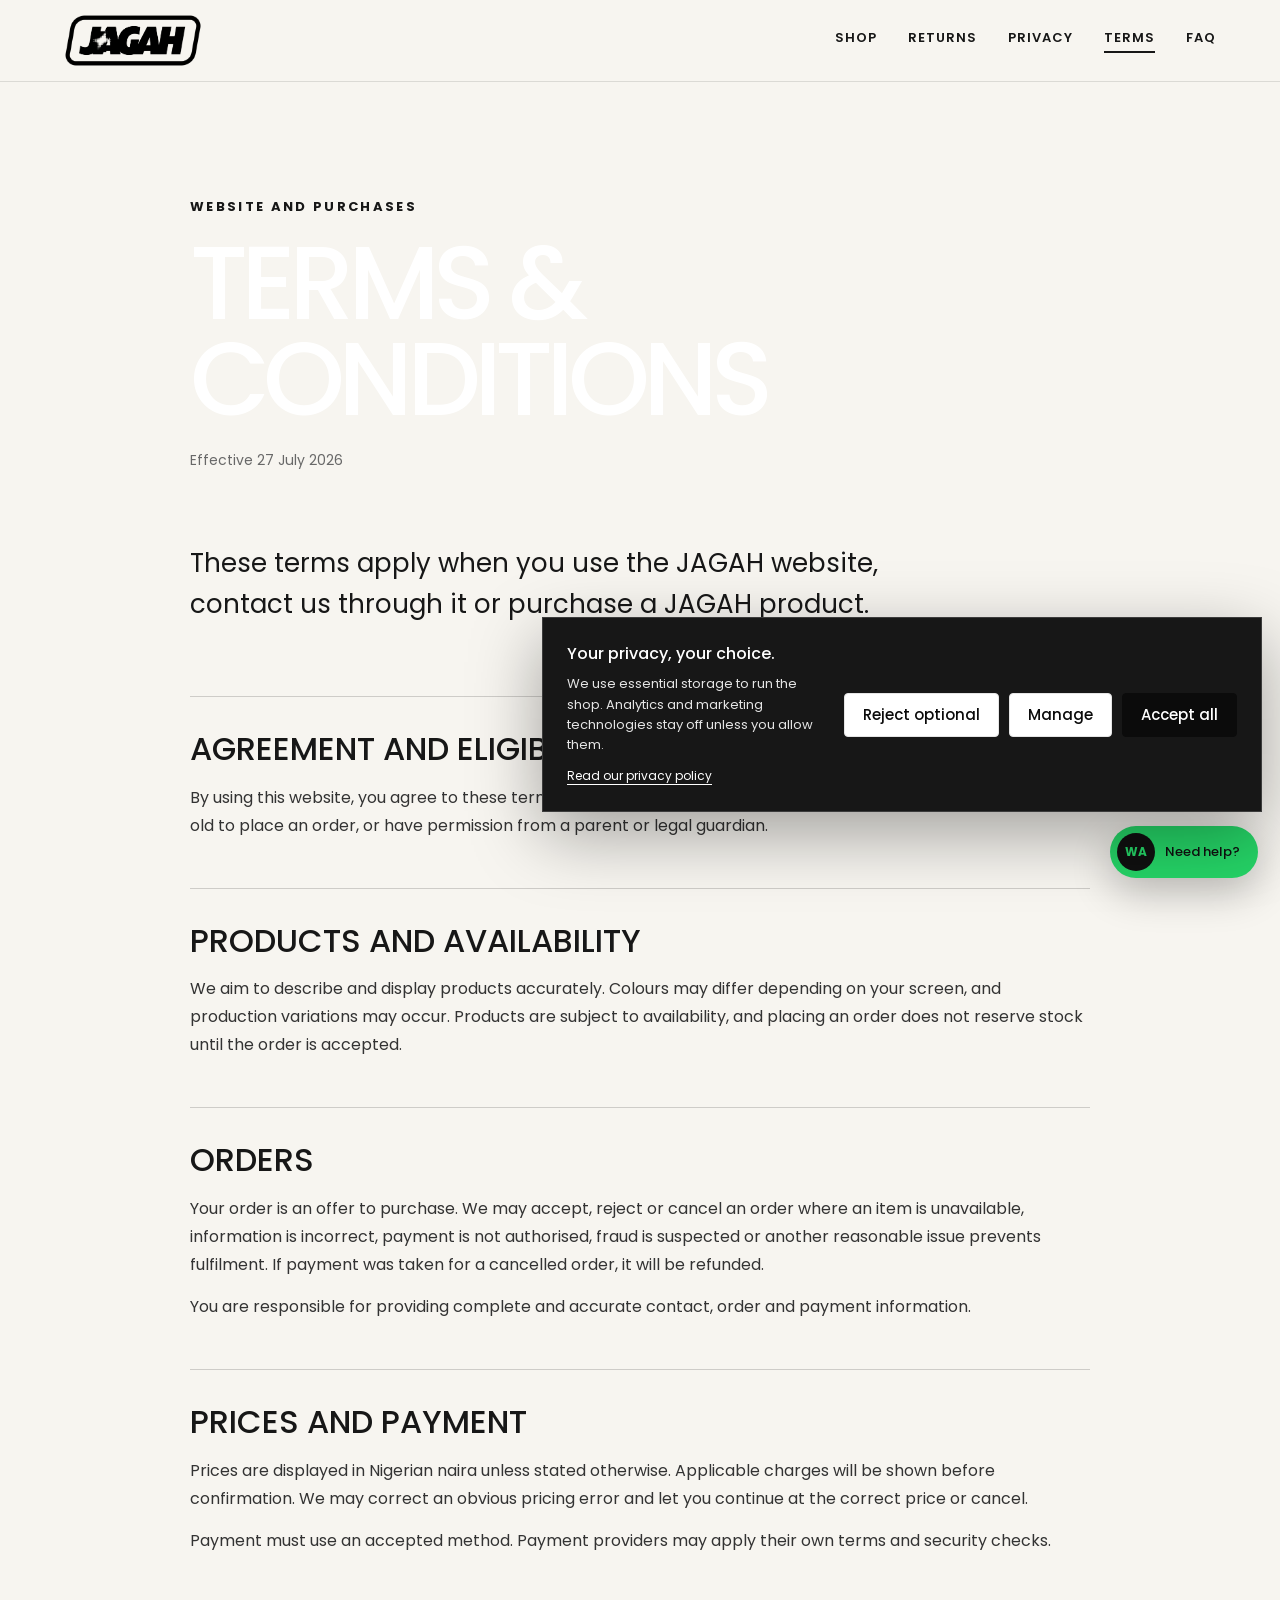
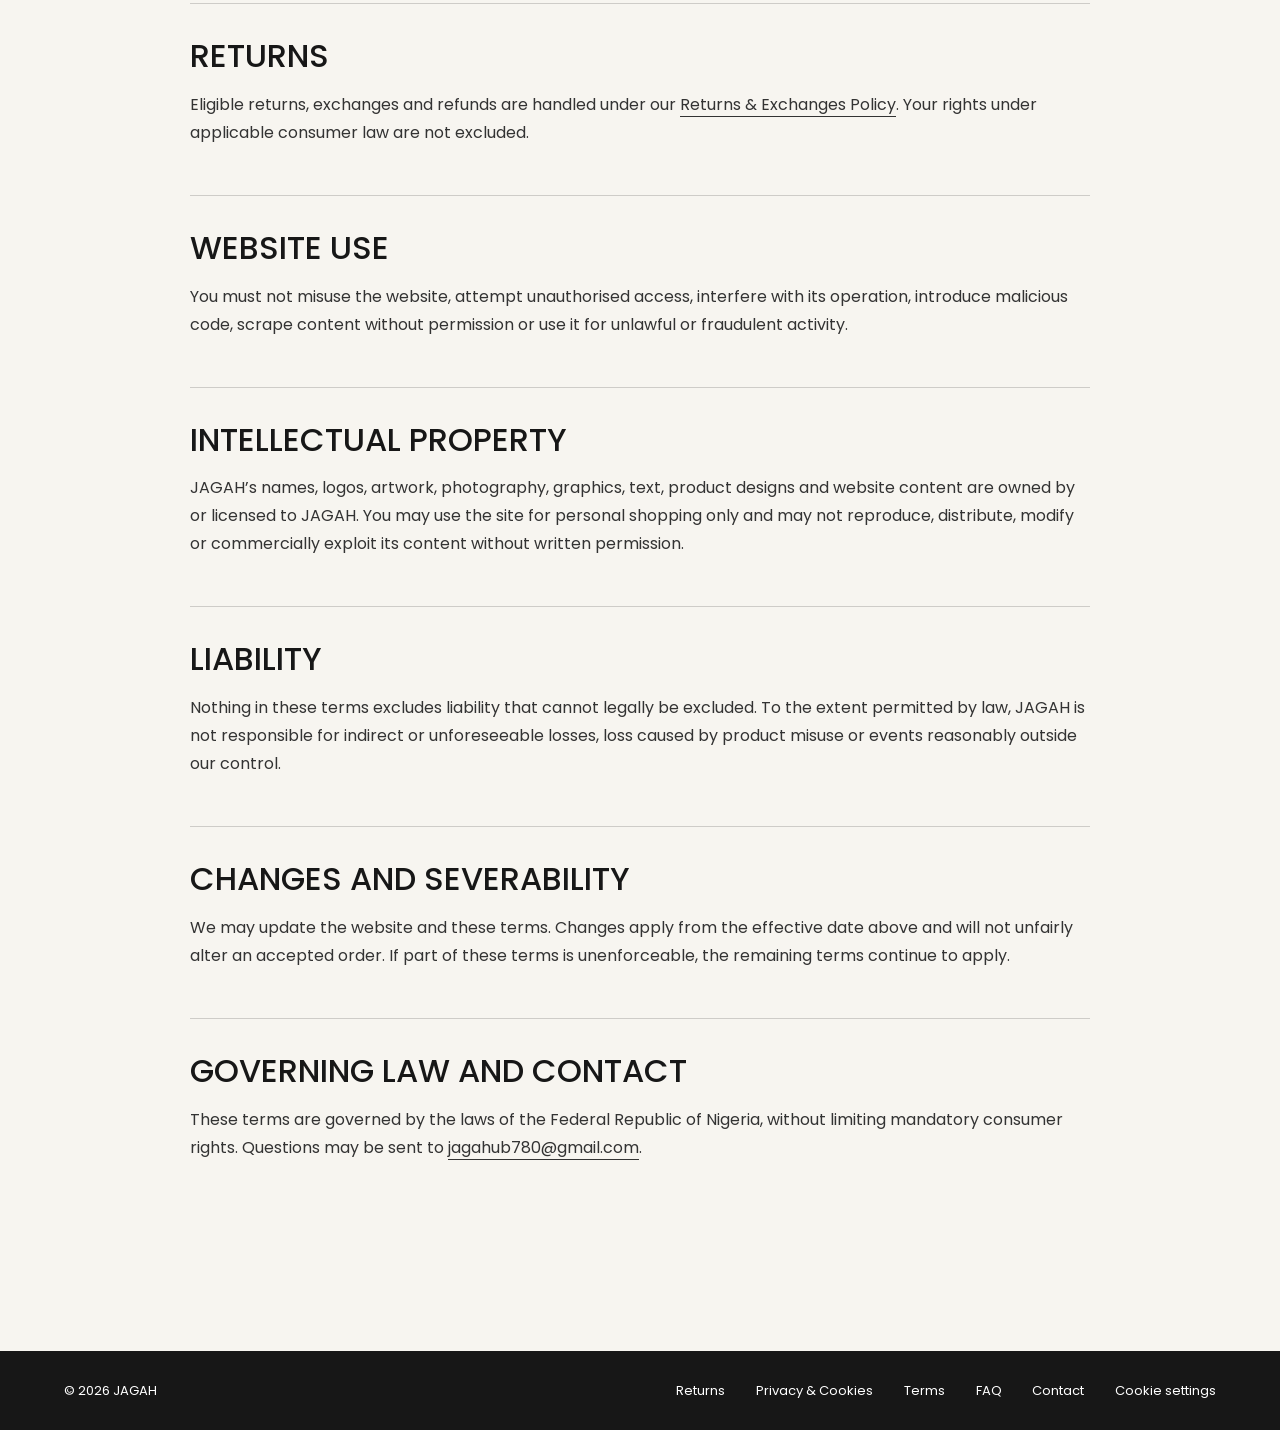
<file: terms.html>
<!DOCTYPE html>
<html lang="en">
<head>
  <meta charset="UTF-8">
  <meta name="viewport" content="width=device-width, initial-scale=1.0">
  <title>Terms & Conditions | JAGAH</title>
  <link rel="icon" type="image/png" href="assets/jagah-logo-transparent.png?v=2">
  <link rel="apple-touch-icon" href="assets/jagah-logo-transparent.png?v=2">
  <meta name="description" content="Terms governing use of the JAGAH website and purchase of JAGAH products.">
  <meta name="theme-color" content="#171717">
  <link rel="preconnect" href="https://fonts.googleapis.com">
  <link rel="preconnect" href="https://fonts.gstatic.com" crossorigin>
  <link href="https://fonts.googleapis.com/css2?family=Poppins:wght@300;400;500;600;700&display=swap" rel="stylesheet">
  <link rel="stylesheet" href="styles.css?v=jagah-policy-1">
</head>
<body class="policy-body">
  <a class="skip-link" href="#policy-content">Skip to content</a>
  <header class="policy-header">
    <a class="policy-header-logo" href="index.html" aria-label="JAGAH home"><img src="assets/jagah-logo-transparent.png" alt="JAGAH"></a>
    <nav aria-label="Customer care">
      <a href="index.html#shop">Shop</a><a href="returns.html">Returns</a><a href="privacy.html">Privacy</a><a href="terms.html" aria-current="page">Terms</a><a href="faq.html">FAQ</a>
    </nav>
  </header>
  <main class="policy-main" id="policy-content">
    <p class="policy-eyebrow">Website and purchases</p>
    <h1>Terms & Conditions</h1>
    <p class="policy-updated">Effective 27 July 2026</p>
    <p class="policy-intro">These terms apply when you use the JAGAH website, contact us through it or purchase a JAGAH product.</p>

    <section class="policy-section">
      <h2>Agreement and eligibility</h2>
      <p>By using this website, you agree to these terms and our Privacy and Returns policies. You must be at least 18 years old to place an order, or have permission from a parent or legal guardian.</p>
    </section>
    <section class="policy-section">
      <h2>Products and availability</h2>
      <p>We aim to describe and display products accurately. Colours may differ depending on your screen, and production variations may occur. Products are subject to availability, and placing an order does not reserve stock until the order is accepted.</p>
    </section>
    <section class="policy-section">
      <h2>Orders</h2>
      <p>Your order is an offer to purchase. We may accept, reject or cancel an order where an item is unavailable, information is incorrect, payment is not authorised, fraud is suspected or another reasonable issue prevents fulfilment. If payment was taken for a cancelled order, it will be refunded.</p>
      <p>You are responsible for providing complete and accurate contact, order and payment information.</p>
    </section>
    <section class="policy-section">
      <h2>Prices and payment</h2>
      <p>Prices are displayed in Nigerian naira unless stated otherwise. Applicable charges will be shown before confirmation. We may correct an obvious pricing error and let you continue at the correct price or cancel.</p>
      <p>Payment must use an accepted method. Payment providers may apply their own terms and security checks.</p>
    </section>
    <section class="policy-section">
      <h2>Returns</h2>
      <p>Eligible returns, exchanges and refunds are handled under our <a href="returns.html">Returns & Exchanges Policy</a>. Your rights under applicable consumer law are not excluded.</p>
    </section>
    <section class="policy-section">
      <h2>Website use</h2>
      <p>You must not misuse the website, attempt unauthorised access, interfere with its operation, introduce malicious code, scrape content without permission or use it for unlawful or fraudulent activity.</p>
    </section>
    <section class="policy-section">
      <h2>Intellectual property</h2>
      <p>JAGAH’s names, logos, artwork, photography, graphics, text, product designs and website content are owned by or licensed to JAGAH. You may use the site for personal shopping only and may not reproduce, distribute, modify or commercially exploit its content without written permission.</p>
    </section>
    <section class="policy-section">
      <h2>Liability</h2>
      <p>Nothing in these terms excludes liability that cannot legally be excluded. To the extent permitted by law, JAGAH is not responsible for indirect or unforeseeable losses, loss caused by product misuse or events reasonably outside our control.</p>
    </section>
    <section class="policy-section">
      <h2>Changes and severability</h2>
      <p>We may update the website and these terms. Changes apply from the effective date above and will not unfairly alter an accepted order. If part of these terms is unenforceable, the remaining terms continue to apply.</p>
    </section>
    <section class="policy-section">
      <h2>Governing law and contact</h2>
      <p>These terms are governed by the laws of the Federal Republic of Nigeria, without limiting mandatory consumer rights. Questions may be sent to <a href="mailto:jagahub780@gmail.com">jagahub780@gmail.com</a>.</p>
    </section>
  </main>
  <footer class="policy-footer">
    <span>&copy; 2026 JAGAH</span>
    <nav aria-label="Legal"><a href="returns.html">Returns</a><a href="privacy.html">Privacy & Cookies</a><a href="terms.html">Terms</a><a href="faq.html">FAQ</a><a href="mailto:jagahub780@gmail.com">Contact</a></nav>
  </footer>
  <script src="site-extras.js?v=jagah-extras-1"></script>
</body>
</html>
</file>
<file: styles.css>
:root {
  --ink: #0b0b0b;
  --ink-2: #1f1f1f;
  --muted: #666666;
  --paper: #ffffff;
  --paper-2: #f4f4f4;
  --white: #ffffff;
  --line: #e5e5e5;
  --yellow: #f7c600;
  --acid: #f4f4f4;
  --brown: #111111;
  --blue: #d7e7ef;
  --green: #1f8f5a;
  --red: #e53935;
  --shadow: 0 12px 34px rgba(11, 11, 11, 0.12);
  --soft-shadow: 0 8px 18px rgba(11, 11, 11, 0.08);
  --radius: 4px;
  --font: "Poppins", "Helvetica Neue", Helvetica, Arial, ui-sans-serif, system-ui, sans-serif;
}

* {
  box-sizing: border-box;
}

html {
  scroll-behavior: smooth;
  scroll-padding-top: 32px;
  overflow-x: hidden;
}

body {
  margin: 0;
  overflow-x: hidden;
  color: var(--ink);
  background: var(--paper);
  font-family: var(--font);
  line-height: 1.5;
  -webkit-font-smoothing: antialiased;
  text-rendering: optimizeLegibility;
}

body.is-locked {
  overflow: hidden;
}

img {
  display: block;
  max-width: 100%;
}

a {
  color: inherit;
  text-decoration: none;
}

button,
input,
select,
textarea {
  font: inherit;
}

button,
select {
  cursor: pointer;
}

button:focus-visible,
a:focus-visible,
input:focus-visible,
select:focus-visible,
textarea:focus-visible {
  outline: 3px solid rgba(11, 11, 11, 0.28);
  outline-offset: 3px;
}

h1,
h2,
h3,
p {
  margin: 0;
  overflow-wrap: anywhere;
}

h1 {
  max-width: 1000px;
  color: var(--white);
  font-size: clamp(54px, 10vw, 132px);
  font-weight: 650;
  letter-spacing: 0;
  line-height: 0.86;
  text-transform: uppercase;
}

h2 {
  font-size: clamp(34px, 5vw, 72px);
  font-weight: 560;
  letter-spacing: 0;
  line-height: 0.94;
  text-transform: uppercase;
}

h3 {
  font-size: 20px;
  font-weight: 560;
  line-height: 1.1;
}

h1,
h2,
h3 {
  overflow-wrap: normal;
  word-break: normal;
}

label {
  display: grid;
  gap: 7px;
  color: var(--muted);
  font-size: 12px;
  font-weight: 500;
  letter-spacing: 0;
  text-transform: uppercase;
}

input,
select,
textarea {
  width: 100%;
  min-height: 46px;
  border: 1px solid var(--line);
  border-radius: var(--radius);
  padding: 0 12px;
  color: var(--ink);
  background: var(--white);
  font-size: 15px;
  font-weight: 400;
  text-transform: none;
}

textarea {
  min-height: 128px;
  padding-block: 12px;
  resize: vertical;
}

input:focus,
select:focus,
textarea:focus {
  border-color: var(--ink);
  outline: none;
}

.skip-link,
.sr-only {
  position: absolute;
  width: 1px;
  height: 1px;
  overflow: hidden;
  clip: rect(0, 0, 0, 0);
  white-space: nowrap;
}

.skip-link:focus {
  z-index: 99;
  width: auto;
  height: auto;
  clip: auto;
  top: 14px;
  left: 14px;
  padding: 10px 14px;
  color: var(--white);
  background: var(--ink);
}

.site-header {
  position: absolute;
  top: 0;
  right: 0;
  left: 0;
  z-index: 49;
  display: grid;
  grid-template-columns: minmax(0, 1fr) auto minmax(0, 1fr);
  grid-template-areas: "nav brand actions";
  gap: 28px;
  align-items: center;
  min-height: 132px;
  border-bottom: 1px solid rgba(255, 255, 255, 0.35);
  padding: 0 clamp(28px, 4vw, 78px);
  color: var(--white);
  background: linear-gradient(180deg, rgba(0, 0, 0, 0.18), rgba(0, 0, 0, 0));
  backdrop-filter: blur(1.5px);
}

.brand-wordmark {
  grid-area: brand;
  display: inline-flex;
  min-width: 210px;
  min-height: 132px;
  align-items: center;
  justify-content: center;
  background: transparent;
  padding: 0 18px;
}

.brand-wordmark img {
  width: min(210px, 18vw);
  height: auto;
  max-height: 54px;
  object-fit: contain;
  filter: drop-shadow(0 4px 14px rgba(0, 0, 0, 0.34));
}

.desktop-nav {
  grid-area: nav;
  display: flex;
  gap: clamp(24px, 2.7vw, 48px);
  align-items: center;
  height: 132px;
  justify-self: start;
}

.desktop-nav a {
  display: inline-flex;
  min-height: 132px;
  align-items: center;
  gap: 7px;
  border: 0;
  padding: 0;
  color: var(--white);
  font-size: clamp(14px, 0.95vw, 18px);
  font-weight: 700;
  letter-spacing: 0;
  text-transform: uppercase;
  text-shadow: 0 2px 10px rgba(0, 0, 0, 0.34);
}

.desktop-nav a:hover {
  color: var(--white);
  background: transparent;
  opacity: 0.78;
}

.desktop-nav .has-subnav::after {
  content: "";
  width: 7px;
  height: 7px;
  border-right: 2px solid currentColor;
  border-bottom: 2px solid currentColor;
  margin-top: -4px;
  transform: rotate(45deg);
}

.search {
  position: relative;
  display: grid;
  grid-template-columns: 28px 0;
  align-items: center;
  gap: 10px;
  width: 32px;
  min-width: 32px;
  min-height: 46px;
  overflow: visible;
  border: 0;
  border-radius: 999px;
  margin: 0;
  padding: 0;
  color: var(--white);
  background: transparent;
  transition: width 180ms ease, padding 180ms ease, background 180ms ease;
}

.search-toggle {
  display: grid;
  width: 36px;
  height: 46px;
  place-items: center;
  border: 0;
  padding: 0;
  color: var(--white);
  background: transparent;
  cursor: pointer;
}

.search svg,
.icon-button svg,
.bag-trigger svg,
.card-wish svg {
  width: 20px;
  height: 20px;
  fill: none;
  stroke: currentColor;
  stroke-linecap: round;
  stroke-linejoin: round;
  stroke-width: 2;
}

.search input {
  width: 0;
  min-width: 0;
  min-height: 46px;
  border: 0;
  padding: 0;
  opacity: 0;
  color: var(--white);
  background: transparent;
  font-size: 14px;
  font-weight: 600;
  transition: opacity 160ms ease, width 160ms ease;
}

.search input::placeholder {
  color: rgba(255, 255, 255, 0.72);
}

.search:focus-within,
.search.is-open {
  grid-template-columns: 24px minmax(120px, 1fr);
  width: min(260px, 32vw);
  padding: 0 12px;
  background: rgba(0, 0, 0, 0.28);
  box-shadow: inset 0 0 0 1px rgba(255, 255, 255, 0.32);
}

.search:focus-within input,
.search.is-open input {
  width: 100%;
  opacity: 1;
}

.suggestions {
  position: absolute;
  top: calc(100% + 8px);
  right: 0;
  left: auto;
  z-index: 60;
  display: grid;
  gap: 4px;
  border: 1px solid var(--ink);
  border-radius: var(--radius);
  width: min(280px, 80vw);
  padding: 8px;
  background: var(--white);
  box-shadow: var(--shadow);
}

.suggestions[hidden],
.scrim[hidden] {
  display: none;
}

.suggestions button {
  display: flex;
  justify-content: space-between;
  gap: 12px;
  border: 0;
  border-radius: 6px;
  padding: 10px;
  background: transparent;
  text-align: left;
  font-weight: 500;
}

.suggestions button:hover {
  background: var(--paper);
}

.header-actions {
  grid-area: actions;
  display: flex;
  align-items: center;
  justify-content: end;
  gap: clamp(16px, 1.9vw, 30px);
  min-height: 132px;
}

.icon-button,
.bag-trigger,
.menu-button,
.close-button {
  display: inline-grid;
  place-items: center;
  border: 1px solid rgba(255, 255, 255, 0.28);
  border-radius: var(--radius);
  color: var(--white);
  background: transparent;
}

.icon-button {
  position: relative;
  width: auto;
  height: 46px;
  border: 0;
  border-radius: 0;
  color: var(--white);
  background: transparent;
}

.wishlist-open {
  display: none;
}

.account-open {
  color: var(--white);
  font-size: clamp(14px, 0.95vw, 18px);
  font-weight: 700;
  letter-spacing: 0;
  text-transform: uppercase;
  text-shadow: 0 2px 10px rgba(0, 0, 0, 0.34);
}

.icon-button:hover,
.bag-trigger:hover,
.menu-button:hover,
.close-button:hover {
  border-color: rgba(255, 255, 255, 0.72);
  opacity: 0.82;
}

.count-pill,
.bag-trigger strong {
  display: inline-grid;
  min-width: 22px;
  height: 22px;
  place-items: center;
  border-radius: 999px;
  color: var(--ink);
  color: var(--white);
  background: var(--red);
  font-size: 12px;
  font-weight: 500;
}

.count-pill {
  position: absolute;
  right: -6px;
  top: -6px;
}

.bag-trigger {
  position: relative;
  grid-auto-flow: column;
  gap: 8px;
  width: 38px;
  min-height: 46px;
  margin-left: 0;
  border: 0;
  border-radius: 0;
  padding: 0;
  color: var(--white);
  background: transparent;
  font-weight: 500;
}

.bag-trigger span {
  display: none;
}

.bag-trigger svg,
.search svg {
  width: 28px;
  height: 28px;
  stroke-width: 1.85;
}

.bag-trigger strong {
  position: absolute;
  top: 22px;
  right: -12px;
  min-width: 28px;
  height: 28px;
  background: rgba(255, 255, 255, 0.98);
  box-shadow: 0 4px 14px rgba(0, 0, 0, 0.2);
  color: var(--ink);
}

.menu-button {
  display: none;
  width: 44px;
  height: 44px;
}

.menu-button span {
  display: block;
  width: 18px;
  height: 2px;
  margin: 3px 0;
  background: currentColor;
}

.mobile-nav {
  grid-column: 1 / -1;
  display: grid;
  gap: 8px;
  border: 1px solid var(--line);
  border-radius: var(--radius);
  padding: 10px;
  background: var(--white);
}

.mobile-nav[hidden] {
  display: none;
}

.mobile-nav a {
  padding: 11px;
  color: var(--muted);
  font-weight: 500;
}

.category-ribbon {
  display: none;
  position: sticky;
  top: 72px;
  z-index: 48;
  min-height: 54px;
  align-items: stretch;
  gap: 0;
  overflow-x: auto;
  padding: 0 max(18px, calc((100vw - 1240px) / 2));
  color: var(--white);
  background: var(--ink);
  scrollbar-width: none;
}

.category-ribbon::-webkit-scrollbar {
  display: none;
}

.category-ribbon a,
.category-ribbon button {
  display: inline-flex;
  min-width: max-content;
  align-items: center;
  border: 0;
  padding: 0 18px;
  color: var(--white);
  background: transparent;
  font-size: 14px;
  font-weight: 500;
  text-transform: uppercase;
}

.category-ribbon a:hover,
.category-ribbon button:hover {
  background: rgba(255, 255, 255, 0.1);
}

.category-ribbon .sale-tab {
  position: relative;
  min-width: 86px;
  justify-content: center;
  background: var(--red);
}

.category-ribbon .sale-tab::after {
  content: "";
  position: absolute;
  right: -18px;
  bottom: 0;
  width: 18px;
  height: 100%;
  background: var(--red);
  transform: skewX(-12deg);
  transform-origin: bottom left;
}

.promo-band {
  position: sticky;
  top: 126px;
  z-index: 47;
  display: grid;
  grid-template-columns: 150px 1fr 150px;
  align-items: center;
  min-height: 72px;
  border-bottom: 1px solid var(--white);
  padding: 0 max(26px, calc((100vw - 1240px) / 2));
  color: var(--white);
  background: var(--ink);
}

.promo-band strong {
  justify-self: center;
  font-size: 20px;
  font-weight: 500;
  letter-spacing: 0;
  text-transform: uppercase;
}

.promo-band button {
  min-height: 42px;
  border: 2px solid var(--white);
  color: var(--white);
  background: transparent;
  font-weight: 500;
  text-transform: uppercase;
}

.promo-band button:last-child {
  justify-self: end;
  width: 150px;
}

.inline-promo-band {
  position: static;
  top: auto;
}

.product-first {
  width: 100%;
  max-width: none;
  padding: clamp(76px, 9vw, 118px) clamp(10px, 3.2vw, 62px) clamp(84px, 9vw, 126px);
  background:
    linear-gradient(180deg, #fbfaf8 0%, #ffffff 32%, #fbfaf8 100%);
}

.product-first [data-reveal] {
  opacity: 1;
  transform: none;
}

.hero {
  position: relative;
  display: grid;
  min-height: 100svh;
  overflow: hidden;
  isolation: isolate;
  background: var(--ink);
}

.hero::before,
.hero-slideshow,
.hero-slide,
.hero-shade {
  position: absolute;
  inset: 0;
}

.hero::before {
  content: "";
  z-index: -4;
  background:
    radial-gradient(circle at 22% 28%, rgba(255, 255, 255, 0.16), transparent 32%),
    linear-gradient(135deg, #050505, #161616 46%, #030303);
  animation: heroDrift 15s ease-in-out infinite;
}

.hero-slideshow {
  z-index: -3;
  overflow: hidden;
}

.hero-slide {
  display: block;
  margin: 0;
  opacity: 0;
  transform: scale(1.035);
  transition: opacity 700ms ease, transform 5200ms ease;
}

.hero-slide.is-active {
  opacity: 1;
  transform: scale(1);
}

.hero-slide img {
  width: 100%;
  height: 100%;
  object-fit: cover;
  object-position: center;
  pointer-events: none;
  filter: brightness(0.78) contrast(1.03) saturate(0.98);
}

.hero-slide:nth-child(1) img {
  object-position: center center;
}

.hero-slide:nth-child(2) img {
  object-position: center 46%;
}

.hero-shade {
  z-index: -2;
  background:
    radial-gradient(circle at center 48%, rgba(0, 0, 0, 0.04) 0 34%, rgba(0, 0, 0, 0.16) 58%, rgba(0, 0, 0, 0.54) 100%),
    linear-gradient(180deg, rgba(0, 0, 0, 0.16), rgba(0, 0, 0, 0.02) 38%, rgba(0, 0, 0, 0.56));
}

.hero-copy {
  display: grid;
  justify-items: center;
  align-self: end;
  width: min(1240px, calc(100% - 32px));
  margin: 0 auto;
  padding: 0 0 clamp(32px, 5vw, 58px);
  text-align: center;
}

.hero-copy[data-reveal] {
  opacity: 1;
  transform: none;
}

.hero-logo {
  width: min(470px, 68vw);
  height: auto;
  margin-bottom: 22px;
  opacity: 0.86;
  filter: blur(0.25px) drop-shadow(0 18px 30px rgba(0, 0, 0, 0.68));
}

.hero-mark {
  color: var(--white);
  font-size: clamp(88px, 18vw, 252px);
  font-weight: 650;
  letter-spacing: 0;
  line-height: 0.78;
  text-transform: lowercase;
}

.hero h1 {
  max-width: 940px;
  margin-top: 10px;
  color: var(--white);
  font-size: clamp(28px, 4.2vw, 58px);
  line-height: 1;
}

.hero-copy p:not(.kicker) {
  max-width: 620px;
  margin-top: 16px;
  color: rgba(255, 255, 255, 0.86);
  font-size: 18px;
}

.kicker {
  margin-bottom: 10px;
  color: var(--brown);
  font-size: 11px;
  font-weight: 500;
  letter-spacing: 0;
  text-transform: uppercase;
}

.hero .kicker {
  color: var(--yellow);
}

.hero-shop-button {
  display: inline-flex;
  min-width: 96px;
  min-height: 52px;
  align-items: center;
  justify-content: center;
  border: 0;
  padding: 0 28px;
  color: var(--ink);
  background: rgba(255, 255, 255, 0.96);
  font-size: 12px;
  font-weight: 700;
  letter-spacing: 0;
  line-height: 1;
  text-transform: uppercase;
  transition: transform 160ms ease, background 160ms ease;
}

.hero-shop-button:hover {
  background: var(--white);
  transform: translateY(-2px);
}

.hero-dots {
  display: flex;
  gap: 12px;
  align-items: center;
  justify-content: center;
  margin-top: 50px;
}

.hero-dots button {
  width: 7px;
  height: 7px;
  border: 0;
  border-radius: 999px;
  padding: 0;
  background: rgba(255, 255, 255, 0.66);
  box-shadow: 0 0 0 1px rgba(0, 0, 0, 0.24);
}

.hero-dots button.is-active {
  width: 14px;
  height: 14px;
  border: 2px solid var(--white);
  background: transparent;
}

.hero-actions {
  display: flex;
  flex-wrap: wrap;
  justify-content: center;
  gap: 12px;
  margin-top: 22px;
}

.hero .button.primary {
  border-color: var(--white);
  color: var(--ink);
  background: var(--white);
}

.hero-actions .button {
  min-height: 42px;
  padding: 0 16px;
  font-size: 14px;
}

.hero-collection-mark {
  display: grid;
  width: min(430px, 76vw);
  min-height: 92px;
  place-items: center;
  margin-top: 22px;
  border: 3px solid rgba(255, 255, 255, 0.88);
  color: var(--white);
  background: rgba(0, 0, 0, 0.18);
  font-size: clamp(20px, 3vw, 34px);
  font-weight: 400;
  line-height: 1.18;
  text-align: center;
  text-transform: uppercase;
  backdrop-filter: blur(2px);
}

.hero-collection-mark span,
.hero-collection-mark strong {
  display: block;
}

.hero-collection-mark strong {
  font-weight: 700;
}

.button {
  display: inline-flex;
  min-height: 48px;
  align-items: center;
  justify-content: center;
  border: 1px solid var(--ink);
  border-radius: var(--radius);
  padding: 0 18px;
  color: var(--ink);
  background: var(--white);
  font-size: 15px;
  font-weight: 500;
  line-height: 1;
  transition: transform 160ms ease, background 160ms ease, color 160ms ease, border-color 160ms ease;
}

.button:hover {
  transform: translateY(-2px);
}

.button.primary {
  border-color: var(--ink);
  color: var(--white);
  background: var(--ink);
}

.button.dark {
  color: var(--white);
  background: var(--ink);
}

.button.glass {
  border-color: rgba(255, 255, 255, 0.38);
  color: var(--white);
  background: rgba(255, 255, 255, 0.1);
  backdrop-filter: blur(12px);
}

.button.soft {
  border-color: var(--line);
  background: var(--paper);
}

.button.full {
  width: 100%;
}

.text-button {
  border: 0;
  padding: 0;
  color: var(--ink);
  background: transparent;
  font-weight: 500;
}

.brand-wall {
  width: 100%;
  padding: 82px 0 76px;
  background: var(--white);
}

.brand-wall-heading {
  display: grid;
  width: min(360px, calc(100% - 48px));
  min-height: 98px;
  place-items: center;
  margin: 0 auto 88px;
  border: 3px solid var(--ink);
  color: var(--ink);
  background: var(--white);
  font-size: 24px;
  font-weight: 500;
  letter-spacing: 0;
  line-height: 1.25;
  text-align: center;
  text-transform: uppercase;
}

.brand-wall-heading span,
.brand-wall-heading strong {
  display: block;
}

.brand-wall-heading[data-reveal] {
  opacity: 1;
  transform: none;
}

.brand-tile-grid {
  display: grid;
  grid-template-columns: repeat(3, minmax(0, 1fr));
  gap: 26px;
  width: min(1240px, calc(100% - 32px));
  margin: 0 auto;
}

.brand-tile {
  position: relative;
  display: grid;
  min-height: 470px;
  overflow: hidden;
  border: 0;
  border-radius: 0;
  padding: 0;
  color: var(--white);
  background: #f4f4f4;
  text-align: center;
}

.brand-tile img {
  width: 100%;
  height: 100%;
  object-fit: cover;
  object-position: center;
  transform: scale(1.01);
  transition: transform 220ms ease, filter 220ms ease;
}

.brand-tile::after {
  display: none;
}

.brand-tile:hover img {
  filter: saturate(1.06) contrast(1.05);
  transform: scale(1.045);
}

.drop-live-showcase {
  width: 100%;
  padding: 0 0 26px;
  background: var(--white);
}

.drop-live-grid {
  display: grid;
  grid-template-columns: repeat(5, minmax(0, 1fr));
  gap: 8px;
  width: 100%;
}

.drop-live-tile {
  position: relative;
  display: grid;
  min-height: clamp(420px, 50vw, 610px);
  place-items: center;
  overflow: hidden;
  border: 0;
  color: var(--white);
  background: var(--ink);
  cursor: pointer;
}

.drop-live-tile::after {
  content: "";
  position: absolute;
  inset: 0;
  z-index: 1;
  background:
    linear-gradient(180deg, rgba(0, 0, 0, 0.06), rgba(0, 0, 0, 0.22)),
    radial-gradient(circle at center, rgba(0, 0, 0, 0) 0 32%, rgba(0, 0, 0, 0.18) 100%);
  pointer-events: none;
}

.drop-live-tile img {
  position: absolute;
  inset: 0;
  width: 100%;
  height: 100%;
  object-fit: cover;
  object-position: center;
  filter: saturate(1.02) contrast(1.02) brightness(0.92);
  transform: scale(1.01);
  transition: transform 260ms ease, filter 260ms ease;
}

.drop-live-tile span {
  position: relative;
  z-index: 2;
  color: var(--white);
  font-size: clamp(15px, 1.35vw, 24px);
  font-weight: 700;
  line-height: 1;
  letter-spacing: 0;
  text-transform: uppercase;
  text-shadow: 0 2px 18px rgba(0, 0, 0, 0.48);
}

.drop-live-tile:hover img,
.drop-live-tile:focus-visible img {
  filter: saturate(1.08) contrast(1.06) brightness(0.96);
  transform: scale(1.055);
}

.editorial-band,
.shop-section,
.feature-split,
.service-grid,
.lookbook,
.track-section,
.support-section {
  width: min(1240px, calc(100% - 32px));
  margin: 0 auto;
}

.editorial-band {
  display: grid;
  grid-template-columns: minmax(0, 0.82fr) minmax(0, 1.18fr);
  gap: 26px;
  align-items: end;
  padding: 88px 0 40px;
}

.editorial-text {
  max-width: 540px;
}

.editorial-text p:not(.kicker),
.section-heading p:not(.kicker),
.feature-split p,
.track-section p,
.service-grid p,
.faq-list p {
  color: var(--muted);
  font-size: 16px;
}

.editorial-text p:not(.kicker) {
  margin-top: 18px;
}

.editorial-media {
  display: grid;
  grid-template-columns: 1fr 0.72fr;
  gap: 12px;
  align-items: end;
}

.editorial-media img,
.feature-split > img,
.lookbook-grid img,
.product-card img,
.product-main-image,
.bag-line img,
.saved-row img {
  width: 100%;
  border-radius: var(--radius);
  object-fit: cover;
  background: var(--paper-2);
}

.product-card img {
  border-radius: 0;
}

.editorial-media img:first-child {
  aspect-ratio: 4 / 5;
}

.editorial-media img:last-child {
  aspect-ratio: 3 / 4;
}

.shop-section {
  padding: 42px 0 34px;
}

.section-heading {
  display: grid;
  gap: 8px;
  max-width: 760px;
  margin-bottom: 22px;
}

.product-newin-heading {
  display: flex;
  width: 100%;
  max-width: none;
  align-items: end;
  justify-content: space-between;
  gap: 18px;
  margin: 0 0 clamp(48px, 6vw, 76px);
}

.product-newin-heading .kicker {
  margin-bottom: 16px;
  color: var(--ink);
  font-size: 12px;
  font-weight: 800;
}

.product-newin-heading p:not(.kicker),
.product-newin-heading a {
  color: var(--ink);
  font-size: 12px;
  font-weight: 500;
  letter-spacing: 0;
  text-transform: uppercase;
}

.product-newin-heading a {
  border-bottom: 1px solid rgba(11, 11, 11, 0.64);
  padding-bottom: 8px;
  text-transform: none;
}

.shop-tools {
  display: none;
  justify-content: space-between;
  gap: 18px;
  align-items: end;
  margin-bottom: 18px;
}

.chip-row {
  display: flex;
  flex-wrap: wrap;
  gap: 8px;
}

.chip-row button {
  min-height: 40px;
  border: 1px solid var(--line);
  border-radius: 999px;
  padding: 0 14px;
  color: var(--muted);
  background: var(--white);
  font-weight: 500;
}

.chip-row button.is-active {
  border-color: var(--ink);
  color: var(--white);
  background: var(--ink);
}

.tool-controls {
  display: flex;
  gap: 12px;
  align-items: end;
}

.tool-controls label {
  min-width: 174px;
}

.result-line {
  display: flex;
  justify-content: space-between;
  gap: 12px;
  margin: 4px 0 18px;
  color: var(--muted);
  font-weight: 400;
}

.product-first .result-line {
  display: none;
}

.result-line .text-button {
  display: none;
}

.product-groups {
  display: grid;
  gap: clamp(58px, 7vw, 96px);
}

.product-group {
  display: grid;
  gap: clamp(24px, 3vw, 38px);
  overflow: hidden;
}

.product-group-heading {
  display: flex;
  align-items: end;
  justify-content: space-between;
  gap: 20px;
  padding-bottom: 14px;
  border-bottom: 1px solid rgba(11, 11, 11, 0.12);
}

.product-group-heading span {
  display: block;
  color: var(--ink);
  font-size: clamp(18px, 2vw, 28px);
  font-weight: 600;
  line-height: 1;
  text-transform: uppercase;
}

.product-group-heading p,
.product-group-heading strong {
  margin: 8px 0 0;
  color: #666666;
  font-size: 12px;
  font-weight: 400;
}

.product-grid {
  display: grid;
  grid-auto-flow: column;
  grid-auto-columns: clamp(220px, 23vw, 310px);
  grid-template-columns: none;
  gap: clamp(18px, 2.4vw, 34px);
  overflow-x: auto;
  overflow-y: hidden;
  padding: 0 0 22px;
  scroll-snap-type: x mandatory;
  scrollbar-width: thin;
  scrollbar-color: rgba(11, 11, 11, 0.32) transparent;
}

.product-grid::-webkit-scrollbar {
  height: 6px;
}

.product-grid::-webkit-scrollbar-track {
  background: transparent;
}

.product-grid::-webkit-scrollbar-thumb {
  border-radius: 999px;
  background: rgba(11, 11, 11, 0.28);
}

.product-card {
  position: relative;
  display: grid;
  min-width: 0;
  overflow: visible;
  isolation: isolate;
  border: 0;
  border-radius: 0;
  background: transparent;
  box-shadow: none;
  clip-path: none;
  padding: 0;
  scroll-snap-align: start;
  text-align: center;
  transition: transform 180ms ease;
}

.product-card::before,
.product-card::after {
  content: "";
  position: absolute;
  pointer-events: none;
}

.product-card::before {
  display: none;
}

.product-card::after {
  right: 50%;
  bottom: -18px;
  width: 26px;
  height: 1px;
  background: rgba(11, 11, 11, 0.28);
  box-shadow: none;
  transform: translateX(50%);
}

.product-card:hover {
  border-color: transparent;
  box-shadow: none;
  transform: translateY(-4px);
}

.product-media {
  position: relative;
  display: grid;
  aspect-ratio: 1 / 1.2;
  place-items: center;
  overflow: hidden;
  border: 0;
  background: transparent;
  cursor: pointer;
}

.product-media::before,
.product-media::after {
  content: "";
  position: absolute;
  inset: 0;
  pointer-events: none;
}

.product-media::before {
  display: none;
}

.product-media::after {
  inset: 12% 4% 6%;
  z-index: -1;
  border: 0;
  border-radius: 50%;
  background: radial-gradient(circle, rgba(224, 224, 220, 0.56), rgba(255, 255, 255, 0) 68%);
  box-shadow: none;
}

.product-media img {
  position: relative;
  z-index: 1;
  width: 96%;
  height: 96%;
  object-fit: contain;
  object-position: center;
  border-radius: 0;
  background: transparent;
  filter: drop-shadow(0 14px 18px rgba(40, 35, 28, 0.12));
  transform: none;
  transition: transform 220ms ease, filter 220ms ease;
}

.product-media-contain img,
.product-main-image-contain {
  object-fit: contain;
  background: transparent;
}

.product-card:hover .product-media img {
  filter: drop-shadow(0 18px 22px rgba(40, 35, 28, 0.16));
  transform: scale(1.03);
}

.badge {
  position: absolute;
  top: 4px;
  left: 4px;
  z-index: 2;
  border: 1px solid rgba(11, 11, 11, 0.86);
  border-radius: 0;
  padding: 5px 9px;
  color: var(--white);
  background: rgba(0, 0, 0, 0.86);
  font-size: 10px;
  font-weight: 700;
  text-transform: uppercase;
}

.card-wish {
  position: absolute;
  top: 4px;
  right: 4px;
  z-index: 2;
  width: 34px;
  height: 34px;
  border: 1px solid rgba(11, 11, 11, 0.14);
  border-radius: 999px;
  color: var(--ink);
  background: rgba(255, 255, 255, 0.76);
  backdrop-filter: blur(6px);
}

.card-wish.is-active {
  color: var(--red);
  border-color: var(--red);
}

.card-wish.is-active svg {
  fill: currentColor;
}

.quick-view-bar {
  position: absolute;
  right: 0;
  bottom: 0;
  left: 0;
  z-index: 3;
  min-height: 42px;
  border: 0;
  color: var(--white);
  background: rgba(0, 0, 0, 0.78);
  font-size: 11px;
  font-weight: 700;
  letter-spacing: 0;
  text-align: center;
  text-transform: uppercase;
  cursor: pointer;
  opacity: 0;
  transform: translateY(100%);
  transition: opacity 180ms ease, transform 180ms ease, background 180ms ease;
}

.quick-view-bar:hover,
.quick-view-bar:focus-visible {
  background: rgba(0, 0, 0, 0.9);
}

.product-card:hover .quick-view-bar,
.product-card:focus-within .quick-view-bar {
  opacity: 1;
  transform: translateY(0);
}

.product-info {
  display: grid;
  justify-items: center;
  gap: 6px;
  padding: 20px 4px 0;
}

.price-row,
.card-actions,
.option-row,
.qty-row,
.summary-row,
.drawer-head,
.bag-line-head,
.track-form div {
  display: flex;
  align-items: center;
  justify-content: space-between;
  gap: 12px;
}

.product-brand {
  color: var(--ink);
  font-size: 11px;
  font-weight: 700;
  line-height: 1.15;
  text-transform: lowercase;
}

.product-title {
  min-height: auto;
  color: var(--ink);
  font-size: 12px;
  font-weight: 700;
  line-height: 1.25;
  text-transform: uppercase;
}

.price {
  color: var(--ink);
  font-size: 12px;
  font-weight: 500;
}

.original-price {
  color: var(--muted);
  font-size: 13px;
  text-decoration: line-through;
}

.product-colours {
  color: #666666;
  font-size: 12px;
  font-weight: 400;
}

.card-actions {
  align-items: stretch;
  width: min(100%, 180px);
  max-height: 0;
  opacity: 0;
  overflow: hidden;
  transform: translateY(-4px);
  transition: max-height 180ms ease, opacity 180ms ease, transform 180ms ease;
}

.product-card:hover .card-actions,
.product-card:focus-within .card-actions {
  max-height: 42px;
  opacity: 1;
  transform: translateY(0);
}

.card-actions .button {
  flex: 1;
  min-height: 32px;
  padding: 0 10px;
  font-size: 11px;
}

.card-actions .button.primary {
  border-color: var(--ink);
  color: var(--white);
  background: var(--ink);
}

.card-actions .button.soft {
  border-color: rgba(11, 11, 11, 0.18);
  color: var(--ink);
  background: transparent;
}

.feature-split {
  display: grid;
  grid-template-columns: minmax(0, 0.95fr) minmax(0, 1.05fr);
  gap: 34px;
  align-items: center;
  padding: 76px 0;
}

.feature-split > img {
  aspect-ratio: 1 / 1;
}

.feature-split div {
  display: grid;
  gap: 18px;
  max-width: 620px;
}

.feature-split .button {
  width: max-content;
}

.service-grid {
  display: grid;
  grid-template-columns: repeat(3, minmax(0, 1fr));
  gap: 14px;
  padding: 18px 0 70px;
}

.service-grid article {
  display: grid;
  gap: 12px;
  border: 1px solid var(--line);
  border-radius: var(--radius);
  padding: 22px;
  background: var(--white);
}

.service-grid span {
  width: max-content;
  border-bottom: 3px solid var(--red);
  color: var(--ink);
  font-weight: 500;
}

.lookbook {
  padding: 20px 0 76px;
}

.lookbook-grid {
  display: grid;
  grid-template-columns: 1.1fr 0.9fr 0.9fr 1.1fr;
  gap: 12px;
}

.lookbook-grid img {
  height: 360px;
}

.track-section {
  display: grid;
  grid-template-columns: minmax(0, 1fr) minmax(320px, 0.9fr);
  gap: 28px;
  align-items: end;
  border-block: 1px solid var(--line);
  padding: 56px 0;
}

.track-form {
  display: grid;
  gap: 10px;
}

.track-form input {
  min-width: 0;
}

.track-result {
  grid-column: 1 / -1;
  color: var(--muted);
}

.timeline {
  display: grid;
  gap: 10px;
  margin-top: 16px;
}

.timeline span {
  display: flex;
  gap: 10px;
  align-items: center;
  color: var(--muted);
  font-weight: 400;
}

.timeline span::before {
  content: "";
  width: 13px;
  height: 13px;
  border: 2px solid var(--line);
  border-radius: 999px;
}

.timeline span.is-done {
  color: var(--ink);
}

.timeline span.is-done::before {
  border-color: var(--green);
  background: var(--green);
}

.support-section {
  padding: 76px 0;
}

.support-layout {
  display: grid;
  grid-template-columns: minmax(0, 0.95fr) minmax(0, 1.05fr);
  gap: 18px;
}

.support-form,
.faq-list,
.checkout-summary,
.account-form,
.order-mini-list {
  display: grid;
  gap: 14px;
  border: 1px solid var(--line);
  border-radius: var(--radius);
  padding: 18px;
  background: var(--white);
}

.faq-list details {
  border-bottom: 1px solid var(--line);
  padding-bottom: 14px;
}

.faq-list details:last-child {
  border-bottom: 0;
  padding-bottom: 0;
}

.faq-list summary {
  cursor: pointer;
  font-weight: 500;
}

.faq-list p {
  margin-top: 8px;
}

.bag-drawer {
  position: fixed;
  top: 0;
  right: 0;
  z-index: 70;
  display: flex;
  width: min(1040px, calc(100vw - 26px));
  height: 100svh;
  flex-direction: column;
  border-left: 1px solid var(--line);
  background: var(--white);
  box-shadow: -28px 0 80px rgba(11, 11, 11, 0.24);
  transform: translateX(106%);
  transition: transform 220ms ease;
}

.bag-drawer.is-open {
  transform: translateX(0);
}

.bag-drawer[aria-hidden="true"] {
  pointer-events: none;
}

.drawer-head {
  min-height: 80px;
  padding: 24px 34px;
  border-bottom: 1px solid var(--line);
  background: var(--white);
}

.drawer-head h2 {
  font-size: 18px;
  letter-spacing: 0.16em;
  text-transform: uppercase;
}

.close-button {
  width: 42px;
  height: 42px;
  border-color: transparent;
  border-radius: 0;
  background: transparent;
  font-size: 20px;
  font-weight: 500;
}

.bag-items {
  display: grid;
  gap: 0;
  overflow-y: auto;
  padding: 0;
}

.bag-line {
  display: grid;
  grid-template-columns: minmax(320px, 1.05fr) minmax(330px, 0.95fr);
  gap: 0;
  min-height: 560px;
  border: 0;
  border-bottom: 1px solid var(--line);
  border-radius: 0;
  padding: 0;
  background: var(--white);
}

.bag-line img {
  height: min(64svh, 620px);
  border-radius: 0;
  padding: 48px;
  object-fit: contain;
  background: linear-gradient(180deg, #fbfbfb, #f3f3f3);
}

.bag-line-copy {
  align-self: start;
  padding: 40px 34px 34px;
}

.bag-line h3 {
  max-width: 320px;
  font-size: 25px;
  line-height: 1.18;
  text-transform: uppercase;
}

.bag-line small {
  color: var(--muted);
}

.bag-option-list {
  display: grid;
  gap: 14px;
  margin: 30px 0;
  color: var(--ink-2);
  font-size: 14px;
}

.bag-option-list p {
  margin: 0;
}

.bag-option-list strong {
  text-transform: uppercase;
}

.bag-purchase-line {
  display: grid;
  grid-template-columns: 112px minmax(0, 1fr);
  gap: 12px;
  align-items: stretch;
}

.bag-line .line-actions {
  display: flex;
  flex-wrap: wrap;
  justify-content: space-between;
  gap: 0;
  margin-top: 0;
  border: 1px solid var(--ink);
}

.bag-line .line-actions button,
.bag-line .line-actions span {
  display: grid;
  min-width: 36px;
  min-height: 52px;
  place-items: center;
  border: 0;
  border-radius: 0;
  padding: 0 9px;
  background: var(--white);
  font-weight: 500;
}

.qty-button {
  min-height: 32px;
  border: 1px solid var(--line);
  border-radius: 6px;
  padding: 0 9px;
  background: var(--paper);
  font-weight: 500;
}

.bag-line .line-actions span {
  font-size: 17px;
}

.bag-remove-button {
  min-height: 52px;
  border: 1px solid var(--ink);
  border-radius: 0;
  background: var(--white);
  text-transform: uppercase;
  font-size: 13px;
  font-weight: 500;
  letter-spacing: 0.03em;
}

.bag-empty {
  display: grid;
  gap: 6px;
  margin: 16px;
  border: 1px dashed var(--line);
  border-radius: var(--radius);
  padding: 18px;
  color: var(--muted);
}

.bag-empty[hidden] {
  display: none;
}

.bag-summary {
  display: grid;
  gap: 12px;
  margin-top: auto;
  border-top: 1px solid var(--line);
  padding: 24px 34px;
  background: var(--white);
}

.bag-summary .coupon-line {
  display: none;
}

.coupon-line span {
  display: grid;
  grid-template-columns: 1fr auto;
  gap: 8px;
}

.coupon-line button {
  border: 1px solid var(--ink);
  border-radius: var(--radius);
  padding: 0 12px;
  color: var(--white);
  background: var(--ink);
  font-weight: 500;
}

.summary-row {
  color: var(--muted);
  font-weight: 500;
}

.summary-row strong {
  color: var(--ink);
}

.summary-row.total {
  border-top: 1px solid var(--line);
  padding-top: 12px;
  color: var(--ink);
  font-size: 19px;
}

.bag-summary .button.primary {
  min-height: 54px;
  border-color: var(--ink);
  border-radius: 0;
  color: var(--white);
  background: var(--ink);
  text-transform: uppercase;
  letter-spacing: 0.02em;
}

.bag-summary .button.soft {
  min-height: 48px;
  border-radius: 0;
  background: var(--white);
  text-transform: uppercase;
  letter-spacing: 0.02em;
}

.scrim {
  position: fixed;
  inset: 0;
  z-index: 69;
  background: rgba(11, 11, 11, 0.62);
  opacity: 0;
  transition: opacity 180ms ease;
}

.scrim.is-open {
  opacity: 1;
}

dialog {
  width: min(980px, calc(100vw - 24px));
  max-height: calc(100svh - 24px);
  overflow: auto;
  border: 1px solid var(--line);
  border-radius: 0;
  padding: 0;
  color: var(--ink);
  background: var(--white);
  box-shadow: var(--shadow);
}

dialog::backdrop {
  background: rgba(11, 11, 11, 0.58);
  backdrop-filter: blur(4px);
}

.product-dialog {
  width: min(1180px, calc(100vw - 24px));
  background: var(--white);
}

.checkout-dialog {
  position: relative;
  width: min(1180px, calc(100vw - 28px));
  background: var(--white);
}

.dialog-close {
  position: absolute;
  top: 18px;
  right: 18px;
  left: auto;
  z-index: 5;
  margin: 0;
  color: var(--ink);
  background: var(--white);
}

.checkout-dialog .dialog-close:hover,
.mini-dialog .dialog-close:hover {
  border-color: var(--ink);
  opacity: 1;
}

.product-detail {
  display: grid;
  grid-template-columns: minmax(0, 1.05fr) minmax(320px, 0.95fr);
  gap: 24px;
  padding: 0 24px 24px;
}

.product-page-view {
  padding: 0 22px 28px;
}

.product-breadcrumb {
  display: flex;
  flex-wrap: wrap;
  gap: 10px;
  margin: 0 0 18px;
  color: #666;
  font-size: 12px;
}

.product-breadcrumb a {
  color: var(--ink);
  text-decoration: underline;
  text-underline-offset: 4px;
}

.product-breadcrumb a:not(:last-child)::after,
.product-breadcrumb span:not(:last-child)::after {
  content: ">";
  margin-left: 10px;
  color: #999;
}

.gallery {
  display: grid;
  gap: 10px;
}

.product-gallery-retail {
  position: relative;
  grid-template-columns: 74px minmax(0, 1fr);
  gap: 18px;
  align-items: start;
}

.product-main-image {
  aspect-ratio: 4 / 5;
}

.thumbs {
  display: flex;
  gap: 8px;
}

.thumbs button {
  width: 74px;
  height: 74px;
  border: 1px solid var(--line);
  border-radius: var(--radius);
  padding: 0;
  overflow: hidden;
  background: var(--white);
}

.thumbs img {
  width: 100%;
  height: 100%;
  object-fit: cover;
}

.product-gallery-retail .thumbs {
  display: grid;
  gap: 10px;
}

.product-gallery-retail .product-main-image {
  height: min(650px, 68vh);
  object-fit: cover;
  background: #f2f2f2;
}

.model-note {
  grid-column: 2;
  color: #555;
  font-size: 12px;
  text-align: center;
}

.buybox {
  display: grid;
  gap: 16px;
  align-content: start;
}

.retail-buybox {
  position: relative;
  gap: 13px;
  align-self: start;
  padding: 4px 8px 0 0;
}

.buybox h2 {
  font-size: clamp(34px, 5vw, 62px);
}

.retail-buybox h2 {
  max-width: 360px;
  font-size: 18px;
  font-weight: 500;
  line-height: 1.35;
  text-transform: none;
}

.share-button {
  position: absolute;
  top: 0;
  right: 0;
  display: grid;
  width: 34px;
  height: 34px;
  place-items: center;
  border: 0;
  background: transparent;
}

.share-button svg,
.retail-wish-button svg {
  width: 22px;
  height: 22px;
  fill: none;
  stroke: currentColor;
  stroke-linecap: round;
  stroke-linejoin: round;
  stroke-width: 2;
}

.product-price-line .price {
  font-size: 17px;
}

.rating-row {
  display: flex;
  align-items: center;
  gap: 8px;
  color: var(--ink);
  font-size: 13px;
}

.rating-row span {
  letter-spacing: 0;
}

.rating-row a {
  color: var(--ink);
  text-decoration: underline;
}

.retail-option {
  display: grid;
  gap: 10px;
}

.size-head {
  display: flex;
  align-items: center;
  justify-content: space-between;
  gap: 10px;
}

.size-head a {
  color: #2146a5;
  font-size: 12px;
  text-decoration: underline;
}

.colour-options button,
.size-options button {
  min-width: 54px;
  border-radius: 0;
  background: #f7f7f7;
}

.product-cta-row {
  display: grid;
  grid-template-columns: 1fr 48px;
  gap: 10px;
}

.retail-add-button {
  min-height: 54px;
  border: 1px solid var(--ink);
  border-radius: 0;
  color: var(--ink);
  background: var(--white);
  font-weight: 500;
  letter-spacing: 0.02em;
  text-transform: uppercase;
}

.retail-buybox .button.dark.full {
  min-height: 54px;
  border: 1px solid var(--ink);
  border-radius: 0;
  color: var(--white);
  background: var(--ink);
  letter-spacing: 0.02em;
  text-transform: uppercase;
}

.retail-wish-button {
  display: grid;
  place-items: center;
  border: 1px solid var(--line);
  border-radius: 50%;
  color: var(--ink);
  background: var(--white);
}

.delivery-card {
  display: grid;
  gap: 6px;
  border: 1px solid var(--line);
  padding: 14px;
  color: #333;
  background: #fbfbfb;
  font-size: 13px;
}

.delivery-card span {
  color: #666;
}

.product-accordion {
  border-top: 1px solid var(--line);
  padding: 14px 0;
}

.product-accordion summary {
  cursor: pointer;
  font-weight: 500;
}

.product-accordion p,
.product-accordion li {
  color: #555;
  font-size: 13px;
}

.related-products {
  border-top: 1px solid var(--line);
  margin-top: 34px;
  padding-top: 26px;
}

.related-products h3 {
  margin-bottom: 16px;
  font-size: 16px;
  text-transform: uppercase;
}

.related-products h2 {
  margin-bottom: 16px;
  font-size: 16px;
  font-weight: 600;
  text-transform: uppercase;
}

.related-products > div {
  display: grid;
  grid-template-columns: repeat(5, minmax(0, 1fr));
  gap: 14px;
}

.related-card {
  position: relative;
  display: grid;
  gap: 7px;
  color: var(--ink);
  font-size: 13px;
  cursor: pointer;
}

.related-card img {
  width: 100%;
  aspect-ratio: 3 / 4;
  object-fit: cover;
  background: #f2f2f2;
}

.related-card .card-wish {
  top: auto;
  right: 8px;
  bottom: 58px;
}

.related-card strong {
  font-size: 13px;
}

.option-buttons,
.qty-controls {
  display: flex;
  flex-wrap: wrap;
  gap: 8px;
}

.option-buttons button {
  min-height: 40px;
  border: 1px solid var(--line);
  border-radius: var(--radius);
  padding: 0 12px;
  background: var(--white);
  font-weight: 500;
}

.option-buttons button.is-selected {
  border-color: var(--ink);
  color: var(--white);
  background: var(--ink);
}

.qty-controls {
  align-items: center;
}

.product-notes {
  display: grid;
  gap: 8px;
  color: var(--muted);
  font-size: 14px;
}

.product-notes li {
  margin-bottom: 5px;
}

.product-body,
.about-body {
  background: var(--white);
}

.product-body .site-header,
.about-body .site-header {
  position: sticky;
  top: 0;
  min-height: 92px;
  border-bottom: 1px solid rgba(255, 255, 255, 0.2);
  background: #050505;
}

.product-body .brand-wordmark,
.product-body .header-actions,
.about-body .brand-wordmark,
.about-body .header-actions {
  min-height: 92px;
}

.product-body .brand-wordmark img,
.about-body .brand-wordmark img {
  max-height: 44px;
}

.product-page-main {
  min-height: 72svh;
  background: var(--white);
}

.standalone-product-shell {
  width: min(1840px, 100%);
  margin: 0 auto;
  padding: 42px clamp(18px, 4vw, 78px) 76px;
}

.standalone-product-view {
  padding: 0;
}

.standalone-product-view .product-detail {
  grid-template-columns: minmax(0, 1.1fr) minmax(340px, 0.9fr);
  gap: clamp(28px, 5vw, 96px);
  padding: 50px 0 34px;
  align-items: center;
}

.standalone-product-view .product-gallery-retail {
  grid-template-columns: 82px minmax(0, 1fr);
}

.standalone-product-view .product-gallery-retail .product-main-image {
  height: min(720px, 72vh);
  object-fit: contain;
  background: #f8f8f8;
}

.standalone-product-view .retail-buybox {
  gap: 18px;
  padding: 0;
}

.product-brand-line {
  margin: 0;
  color: #777;
  font-size: 13px;
  font-weight: 500;
  letter-spacing: 0.18em;
  text-transform: uppercase;
}

.standalone-product-view .retail-buybox h1 {
  max-width: 520px;
  margin: 0;
  font-size: clamp(24px, 2.4vw, 42px);
  font-weight: 500;
  letter-spacing: 0;
  line-height: 1.12;
}

.standalone-product-view .product-price-line .price {
  font-size: 20px;
}

.about-hero {
  position: relative;
  display: grid;
  min-height: clamp(430px, 62vw, 680px);
  place-items: center;
  overflow: hidden;
  background: #050505;
}

.about-hero img,
.about-hero-shade {
  position: absolute;
  inset: 0;
}

.about-hero img {
  width: 100%;
  height: 100%;
  object-fit: cover;
  object-position: center 38%;
}

.about-hero-shade {
  background:
    linear-gradient(90deg, rgba(0, 0, 0, 0.62), rgba(0, 0, 0, 0.12) 52%, rgba(0, 0, 0, 0.46)),
    linear-gradient(180deg, rgba(0, 0, 0, 0.12), rgba(0, 0, 0, 0.58));
}

.about-hero h1 {
  position: relative;
  z-index: 1;
  margin: 0;
  color: var(--white);
  font-size: clamp(52px, 8vw, 116px);
  font-weight: 400;
  letter-spacing: 0.01em;
  line-height: 1;
  text-transform: uppercase;
}

.about-intro {
  display: grid;
  width: min(980px, calc(100% - 40px));
  margin: 0 auto;
  padding: clamp(42px, 7vw, 78px) 0 clamp(60px, 8vw, 110px);
  place-items: center;
  text-align: center;
}

.about-intro p {
  margin: 0;
  color: var(--ink);
  font-size: clamp(15px, 1.25vw, 18px);
  font-weight: 400;
  line-height: 1.55;
  text-transform: uppercase;
}

.about-story-grid {
  display: grid;
  grid-template-columns: minmax(0, 1.05fr) minmax(320px, 0.95fr);
  gap: clamp(34px, 5.8vw, 86px);
  width: min(1600px, calc(100% - 56px));
  margin: 0 auto;
  padding: 0 0 clamp(70px, 8vw, 120px);
  align-items: center;
}

.about-story-grid figure {
  margin: 0;
  overflow: hidden;
  background: #f4f4f4;
}

.about-story-grid img {
  display: block;
  width: 100%;
  min-height: clamp(420px, 45vw, 690px);
  object-fit: cover;
}

.about-story-copy {
  display: grid;
  gap: 18px;
  justify-items: center;
  text-align: center;
}

.about-story-copy span {
  color: #777;
  font-size: 13px;
  font-weight: 400;
  letter-spacing: 0.18em;
  text-transform: uppercase;
}

.about-story-copy h2 {
  max-width: 680px;
  margin: 0;
  color: var(--ink);
  font-size: clamp(24px, 2.35vw, 42px);
  font-weight: 400;
  line-height: 1.22;
  text-transform: uppercase;
}

.about-story-copy p {
  max-width: 660px;
  margin: 0;
  color: #1b1b1b;
  font-size: clamp(16px, 1.35vw, 22px);
  font-weight: 400;
  line-height: 1.56;
}

.order-faq-section {
  width: min(1590px, calc(100% - 56px));
  margin: 0 auto;
  padding: clamp(58px, 7vw, 105px) 0 clamp(78px, 8vw, 126px);
  background: var(--white);
}

.order-faq-section h2 {
  margin: 0 0 46px;
  color: var(--ink);
  font-size: clamp(38px, 4.8vw, 56px);
  font-weight: 600;
  letter-spacing: 0.08em;
  line-height: 1;
  text-align: center;
}

.order-faq-list {
  border-top: 1px solid #ddd;
}

.order-faq-list details {
  border-bottom: 1px solid #ddd;
}

.order-faq-list summary {
  display: grid;
  grid-template-columns: minmax(0, 1fr) auto;
  gap: 22px;
  align-items: center;
  min-height: 74px;
  cursor: pointer;
  list-style: none;
  color: var(--ink);
  font-size: clamp(16px, 1.45vw, 22px);
  font-weight: 600;
  letter-spacing: 0.02em;
  text-transform: uppercase;
}

.order-faq-list summary::-webkit-details-marker {
  display: none;
}

.order-faq-list summary strong {
  display: grid;
  width: 36px;
  height: 36px;
  place-items: center;
  font-size: 32px;
  font-weight: 300;
  line-height: 1;
  transition: transform 180ms ease;
}

.order-faq-list details[open] summary strong {
  transform: rotate(45deg);
}

.order-faq-list p {
  max-width: 820px;
  margin: -4px 0 26px;
  color: #5f5f5f;
  font-size: 17px;
  line-height: 1.65;
}

.checkout-form {
  display: grid;
  grid-template-columns: minmax(0, 1fr) minmax(340px, 430px);
  gap: 36px;
  padding: 62px 34px 34px;
}

.checkout-form .kicker {
  margin: 0 0 18px;
  color: var(--ink);
  font-size: 13px;
  letter-spacing: 0.12em;
  text-transform: uppercase;
}

.checkout-form h2 {
  max-width: 640px;
  margin: 0 0 30px;
  font-size: clamp(34px, 6vw, 72px);
  font-weight: 400;
  line-height: 0.98;
  text-transform: uppercase;
}

.checkout-form fieldset {
  display: grid;
  gap: 12px;
  border: 1px solid var(--line);
  border-radius: 0;
  margin: 18px 0;
  padding: 20px 24px 22px;
  background: var(--white);
}

.checkout-form legend {
  padding: 0 10px;
  color: var(--ink);
  font-size: 22px;
  font-weight: 500;
}

.checkout-form label {
  display: grid;
  gap: 9px;
  color: #4f5965;
  font-size: 13px;
  font-weight: 500;
  letter-spacing: 0.03em;
  text-transform: uppercase;
}

.checkout-form input,
.checkout-form select {
  min-height: 58px;
  border-radius: 0;
}

.checkout-form .button.primary[type="submit"] {
  min-height: 56px;
  border-color: var(--ink);
  border-radius: 0;
  color: var(--white);
  background: var(--ink);
  letter-spacing: 0.02em;
  text-transform: uppercase;
}

.checkout-summary {
  position: sticky;
  top: 16px;
  align-self: start;
  border-radius: 0;
  padding: 26px 28px;
}

.checkout-summary h3 {
  margin: 0 0 20px;
  font-size: 28px;
  font-weight: 400;
  line-height: 1.15;
}

.summary-item,
.saved-row,
.order-row {
  display: grid;
  grid-template-columns: 68px 1fr auto;
  gap: 12px;
  align-items: center;
  border-bottom: 1px solid var(--line);
  padding-bottom: 10px;
}

.checkout-summary .summary-item {
  grid-template-columns: 92px minmax(0, 1fr) auto;
  padding: 18px 0;
}

.summary-item img,
.saved-row img {
  height: 68px;
}

.checkout-summary .summary-item img {
  height: 92px;
  border-radius: 0;
  object-fit: contain;
  background: #f5f5f5;
}

.checkout-summary .summary-item strong {
  font-size: 18px;
  line-height: 1.3;
}

.checkout-summary .summary-item small {
  color: var(--ink);
  font-size: 14px;
}

.checkout-summary .summary-row {
  padding-block: 7px;
  color: var(--muted);
  font-size: 18px;
}

.checkout-summary .summary-row.total {
  margin-top: 10px;
  padding-top: 18px;
  font-size: 22px;
}

.mini-dialog {
  width: min(620px, calc(100vw - 24px));
}

.mini-dialog > .kicker,
.mini-dialog > h2,
.mini-dialog > .saved-list,
.mini-dialog > .account-form,
.mini-dialog > .order-mini-list {
  margin-inline: 24px;
}

.mini-dialog > .saved-list,
.mini-dialog > .order-mini-list {
  margin-bottom: 24px;
}

.saved-list {
  display: grid;
  gap: 12px;
  margin-top: 18px;
}

.saved-row {
  grid-template-columns: 78px 1fr auto;
  border: 1px solid var(--line);
  border-radius: var(--radius);
  padding: 10px;
  background: var(--white);
}

.saved-row img {
  height: 78px;
}

.empty-note {
  color: var(--muted);
}

.toast {
  position: fixed;
  right: 18px;
  bottom: 18px;
  z-index: 90;
  max-width: min(380px, calc(100vw - 36px));
  border: 1px solid var(--ink);
  border-radius: var(--radius);
  padding: 13px 15px;
  color: var(--white);
  background: var(--ink);
  box-shadow: var(--shadow);
  font-weight: 500;
  opacity: 0;
  pointer-events: none;
  transform: translateY(12px);
  transition: opacity 170ms ease, transform 170ms ease;
}

.toast.is-visible {
  opacity: 1;
  transform: translateY(0);
}

.retail-footer {
  color: var(--white);
  background: #1f1f1f;
}

.footer-social-pay {
  display: flex;
  min-height: 76px;
  align-items: center;
  justify-content: center;
  gap: 38px;
  border-top: 1px solid var(--line);
  color: var(--ink);
  background: var(--white);
}

.social-dot {
  display: inline-grid;
  width: 46px;
  height: 46px;
  place-items: center;
  border-radius: 50%;
  color: var(--white);
  background: #36589d;
  font-size: 14px;
  font-weight: 500;
  text-transform: uppercase;
}

.social-dot:nth-child(2) {
  background: #8736b8;
}

.social-dot:nth-child(3) {
  background: #16a34a;
}

.footer-divider {
  width: 1px;
  height: 34px;
  background: #aaa;
}

.pay-badge {
  display: inline-grid;
  min-width: 72px;
  min-height: 30px;
  place-items: center;
  border: 1px solid #d5d5d5;
  border-radius: 4px;
  color: #1d4d91;
  background: #f7f7f7;
  font-size: 12px;
  font-weight: 500;
}

.footer-signup {
  display: grid;
  grid-template-columns: minmax(0, 1.3fr) minmax(280px, 0.7fr);
  gap: 46px;
  align-items: center;
  padding: 46px max(28px, calc((100vw - 1240px) / 2));
  background: #696969;
}

.footer-newsletter {
  display: grid;
  gap: 18px;
}

.footer-newsletter h2 {
  color: var(--white);
  font-size: clamp(21px, 2.6vw, 30px);
  font-weight: 540;
  letter-spacing: 0;
  line-height: 1.2;
}

.footer-newsletter div {
  display: grid;
  grid-template-columns: minmax(0, 520px) 150px;
  gap: 18px;
}

.footer-newsletter input {
  min-height: 58px;
  border: 0;
  border-radius: 0;
  font-size: 20px;
}

.footer-newsletter button,
.footer-app a {
  display: inline-flex;
  min-height: 58px;
  align-items: center;
  justify-content: center;
  border: 0;
  padding: 0 20px;
  color: var(--white);
  background: var(--ink);
  font-size: 18px;
  font-weight: 500;
  letter-spacing: 0;
  text-transform: uppercase;
}

.footer-newsletter p {
  max-width: 820px;
  color: var(--white);
  font-size: 14px;
}

.footer-app {
  display: grid;
  grid-template-columns: 118px 1fr;
  gap: 14px;
  align-items: center;
}

.app-icon {
  display: grid;
  width: 118px;
  height: 76px;
  place-items: center;
  border-radius: 18px;
  background: var(--ink);
  padding: 12px;
}

.app-icon img {
  width: 100%;
  height: auto;
  max-height: 52px;
  object-fit: contain;
}

.footer-app strong,
.footer-app span {
  display: block;
  color: var(--white);
}

.footer-app strong {
  font-size: 22px;
  font-weight: 500;
  letter-spacing: 0;
}

.footer-app span {
  margin-top: 6px;
}

.footer-app a {
  grid-column: 1 / -1;
  width: max-content;
  margin-top: 10px;
}

.footer-main {
  display: grid;
  grid-template-columns: repeat(4, minmax(0, 1fr));
  gap: 54px;
  padding: 52px max(28px, calc((100vw - 1240px) / 2)) 70px;
  background: #1f1f1f;
}

.footer-main h3 {
  margin: 0 0 24px;
  color: var(--white);
  font-size: 19px;
  font-weight: 500;
  letter-spacing: 0;
  text-transform: uppercase;
}

.footer-main a,
.footer-main p {
  display: block;
  margin: 0 0 16px;
  color: var(--white);
  font-size: 17px;
  font-weight: 400;
}

.footer-main a:hover {
  text-decoration: underline;
}

.flag-dot {
  display: inline-grid;
  min-width: 34px;
  min-height: 28px;
  place-items: center;
  border-radius: 999px;
  margin-inline: 8px;
  color: var(--white);
  background: #11824d;
  font-size: 11px;
  font-weight: 500;
}

.footer-main button {
  border: 0;
  color: var(--white);
  background: transparent;
  font-weight: 500;
  letter-spacing: 0;
  text-transform: uppercase;
}

.flag-list {
  display: flex;
  flex-wrap: wrap;
  gap: 13px;
  margin-top: 18px;
}

.flag-list span {
  display: inline-flex;
  min-height: 30px;
  align-items: center;
  border: 1px solid rgba(255, 255, 255, 0.32);
  border-radius: 999px;
  padding: 0 12px;
  font-size: 12px;
  font-weight: 500;
}

.footer-bottom {
  display: flex;
  justify-content: space-between;
  gap: 16px;
  padding: 22px max(28px, calc((100vw - 1240px) / 2));
  color: var(--white);
  background: #2d2d2d;
}

.footer-bottom div {
  display: flex;
  flex-wrap: wrap;
  gap: 18px;
}

.footer-bottom a,
.footer-bottom span {
  color: var(--white);
  font-size: 14px;
}

.jagah-footer {
  color: var(--white);
  background: #171717;
}

.jagah-footer-grid {
  display: grid;
  grid-template-columns: minmax(320px, 1.45fr) minmax(160px, 0.7fr) minmax(160px, 0.7fr) minmax(360px, 1.35fr);
  gap: clamp(42px, 6vw, 104px);
  align-items: start;
  padding: clamp(74px, 8vw, 120px) max(32px, calc((100vw - 1540px) / 2)) clamp(62px, 7vw, 96px);
  background: #171717;
}

.jagah-footer-brand {
  display: grid;
  gap: 34px;
}

.footer-logo {
  display: inline-flex;
  width: min(320px, 72vw);
  align-items: center;
}

.footer-logo img {
  width: 100%;
  height: auto;
  filter: drop-shadow(0 2px 0 rgba(255, 255, 255, 0.45));
}

.jagah-footer-brand p {
  max-width: 560px;
  margin: 0;
  color: var(--white);
  font-size: clamp(18px, 1.4vw, 22px);
  font-weight: 400;
  line-height: 1.45;
}

.footer-socials {
  display: flex;
  align-items: center;
  gap: 12px;
}

.social-icon {
  display: inline-grid;
  width: 42px;
  height: 42px;
  place-items: center;
  border: 2px solid currentColor;
  border-radius: 12px;
  color: var(--white);
  text-decoration: none;
  transition: opacity 180ms ease, transform 180ms ease;
}

.social-icon svg {
  width: 22px;
  height: 22px;
}

.instagram-icon svg {
  fill: none;
  stroke: currentColor;
  stroke-width: 2;
}

.snapchat-icon {
  color: #111;
  border-color: #fffc00;
  background: #fffc00;
}

.snapchat-icon svg {
  fill: currentColor;
}

.social-icon:hover {
  opacity: 0.75;
  transform: translateY(-2px);
}

.footer-address .footer-contact-link {
  text-transform: none;
}

.footer-address {
  display: grid;
  gap: 22px;
  margin-top: 42px;
}

.footer-address strong,
.footer-address span,
.footer-address a {
  color: var(--white);
  font-size: clamp(16px, 1.25vw, 21px);
  font-weight: 500;
  line-height: 1.45;
}

.footer-address strong {
  letter-spacing: 0.04em;
}

.footer-address a {
  width: max-content;
  border-bottom: 1px solid currentColor;
  padding-bottom: 6px;
  text-transform: uppercase;
}

.footer-link-group {
  display: grid;
  gap: 22px;
}

.footer-link-group h3,
.jagah-newsletter h2 {
  margin: 0 0 12px;
  color: var(--white);
  font-size: clamp(18px, 1.4vw, 23px);
  font-weight: 700;
  letter-spacing: 0.12em;
  line-height: 1;
  text-transform: uppercase;
}

.footer-link-group a {
  color: var(--white);
  font-size: clamp(16px, 1.3vw, 21px);
  font-weight: 400;
  line-height: 1.35;
  text-transform: uppercase;
}

.footer-link-group a:hover,
.footer-address a:hover {
  opacity: 0.72;
}

.jagah-newsletter {
  display: grid;
  align-self: end;
  gap: 14px;
  margin-top: clamp(150px, 18vw, 270px);
}

.jagah-newsletter p {
  margin: 14px 0 22px;
  color: var(--white);
  font-size: clamp(14px, 1.2vw, 19px);
  font-weight: 400;
  line-height: 1.35;
  text-transform: uppercase;
}

.jagah-newsletter label {
  position: relative;
  display: grid;
  min-height: 76px;
  border: 1px solid rgba(255, 255, 255, 0.16);
}

.jagah-newsletter input {
  width: 100%;
  border: 0;
  color: var(--white);
  background: transparent;
  padding: 0 64px 0 26px;
  font-size: clamp(17px, 1.3vw, 21px);
  outline: none;
}

.jagah-newsletter input::placeholder {
  color: var(--white);
  opacity: 1;
}

.jagah-newsletter button {
  position: absolute;
  top: 0;
  right: 0;
  width: 64px;
  height: 100%;
  border: 0;
  color: var(--white);
  background: transparent;
  font-size: 28px;
  line-height: 1;
}

.jagah-footer .footer-bottom {
  border-top: 1px solid rgba(255, 255, 255, 0.08);
  background: #171717;
}

[data-reveal] {
  opacity: 0;
  transform: translateY(18px);
  transition: opacity 620ms ease, transform 620ms ease;
}

[data-reveal].is-visible {
  opacity: 1;
  transform: translateY(0);
}

@keyframes heroDrift {
  0%,
  100% {
    transform: scale(1.03) translateY(0);
  }

  50% {
    transform: scale(1.07) translateY(-8px);
  }
}

@keyframes heroVideoFloat {
  0%,
  100% {
    transform: scale(1.01) translateY(0);
  }

  50% {
    transform: scale(1.045) translateY(-12px);
  }
}

@media (max-width: 1120px) {
  .site-header {
    grid-template-columns: 1fr auto 1fr;
    grid-template-areas: ". brand actions";
    min-height: 104px;
    padding: 0 24px;
  }

  .desktop-nav {
    display: none;
  }

  .brand-wordmark {
    min-height: 104px;
  }

  .brand-wordmark img {
    width: min(174px, 30vw);
    max-height: 46px;
  }

  .header-actions {
    min-height: 104px;
  }

  .menu-button {
    display: inline-grid;
    border: 0;
    color: var(--white);
  }

  .brand-tile-grid,
  .lookbook-grid {
    grid-template-columns: repeat(2, minmax(0, 1fr));
  }

  .product-grid {
    grid-auto-columns: clamp(210px, 34vw, 290px);
    grid-template-columns: none;
  }

  .drop-live-grid {
    grid-template-columns: repeat(3, minmax(0, 1fr));
  }

  .drop-live-tile {
    min-height: 430px;
  }

  .editorial-band,
  .feature-split,
  .track-section,
  .support-layout,
  .checkout-form,
  .product-detail {
    grid-template-columns: 1fr;
  }

  .checkout-summary {
    position: static;
  }

  .promo-band {
    top: 126px;
    grid-template-columns: 120px 1fr 120px;
  }

  .footer-signup,
  .footer-main {
    grid-template-columns: repeat(2, minmax(0, 1fr));
  }

  .jagah-footer-grid {
    grid-template-columns: minmax(0, 1.2fr) minmax(160px, 0.8fr);
    gap: 42px 58px;
  }

  .jagah-newsletter {
    grid-column: 1 / -1;
    margin-top: 24px;
  }

  .related-products > div {
    grid-template-columns: repeat(3, minmax(0, 1fr));
  }
}

@media (max-width: 760px) {
  body {
    font-size: 14px;
  }

  .site-header {
    top: 0;
    grid-template-columns: 1fr auto 1fr;
    grid-template-areas: ". brand actions";
    gap: 8px;
    min-height: 86px;
    padding: 0 18px;
  }

  .brand-wordmark {
    min-width: 118px;
    min-height: 86px;
    padding: 0;
  }

  .brand-wordmark img {
    width: 112px;
    max-height: 38px;
  }

  .search {
    display: grid;
    width: 44px;
    height: 46px;
    grid-template-columns: 44px 0;
    flex: 0 0 44px;
  }

  .search:focus-within,
  .search.is-open {
    position: absolute;
    top: 72px;
    right: 14px;
    width: calc(100vw - 28px);
    grid-template-columns: 44px minmax(0, 1fr);
    padding: 0 10px;
    background: #111;
    box-shadow: 0 12px 34px rgba(0, 0, 0, 0.32);
  }

  .category-ribbon,
  .promo-band {
    position: static;
  }

  .category-ribbon {
    min-height: 48px;
    padding: 0 12px;
  }

  .category-ribbon a,
  .category-ribbon button {
    padding-inline: 11px;
    font-size: 11px;
  }

  .promo-band {
    grid-template-columns: 1fr;
    gap: 10px;
    padding: 14px 16px;
    text-align: center;
  }

  .promo-band button,
  .promo-band button:last-child {
    width: 100%;
  }

  .account-open,
  .wishlist-open {
    display: none;
  }

  .bag-trigger span {
    display: none;
  }

  .hero {
    min-height: 86svh;
  }

  .hero-copy {
    width: min(100% - 28px, 420px);
    padding: 0 0 34px;
  }

  h1,
  h2 {
    font-size: clamp(24px, 7.4vw, 34px);
    line-height: 1.02;
  }

  .hero h1 {
    max-width: 330px;
    margin-top: 6px;
    font-size: clamp(24px, 7.8vw, 34px);
    line-height: 1.02;
  }

  .hero-logo {
    width: min(190px, 58vw);
    margin-bottom: 14px;
  }

  .hero .kicker {
    margin-bottom: 8px;
    font-size: 10px;
  }

  .hero-collection-mark {
    width: min(300px, 78vw);
    min-height: 72px;
    margin-top: 16px;
    border-width: 2px;
    font-size: clamp(16px, 5vw, 22px);
  }

  .hero-shop-button {
    min-width: 88px;
    min-height: 46px;
    padding-inline: 22px;
    font-size: 11px;
  }

  .hero-dots {
    margin-top: 34px;
  }

  .button {
    min-height: 42px;
    padding-inline: 14px;
    font-size: 13px;
  }

  .hero-actions .button,
  .feature-split .button,
  .track-form .button {
    width: 100%;
  }

  .brand-tile-grid,
  .service-grid,
  .lookbook-grid {
    grid-template-columns: 1fr;
  }

  .product-grid {
    grid-auto-columns: minmax(168px, 72vw);
    grid-template-columns: none;
    gap: 14px;
    padding-bottom: 18px;
  }

  .product-groups {
    gap: 58px;
  }

  .product-group-heading {
    align-items: start;
    gap: 10px;
  }

  .product-group-heading span {
    font-size: 18px;
  }

  .product-group-heading p,
  .product-group-heading strong {
    font-size: 10px;
    line-height: 1.35;
  }

  .product-first {
    padding: 58px 16px 82px;
  }

  .product-newin-heading {
    align-items: start;
    margin-bottom: 38px;
  }

  .product-newin-heading .kicker {
    margin-bottom: 10px;
    font-size: 10px;
  }

  .product-newin-heading p:not(.kicker),
  .product-newin-heading a {
    font-size: 10px;
  }

  .product-media {
    aspect-ratio: 1 / 1.18;
  }

  .product-media img {
    transform: scale(1.05);
  }

  .drop-live-showcase {
    padding-bottom: 16px;
  }

  .drop-live-grid {
    display: flex;
    gap: 8px;
    overflow-x: auto;
    padding: 0 12px 4px;
    scroll-snap-type: x mandatory;
  }

  .drop-live-tile {
    min-width: min(74vw, 320px);
    min-height: 430px;
    scroll-snap-align: start;
  }

  .brand-wall {
    padding: 54px 0 46px;
  }

  .brand-wall-heading {
    min-height: 76px;
    margin-bottom: 36px;
    font-size: 17px;
  }

  .brand-tile-grid {
    gap: 14px;
    width: min(100% - 24px, 420px);
  }

  .brand-tile {
    min-height: 330px;
  }

  .editorial-band,
  .shop-section,
  .feature-split,
  .service-grid,
  .lookbook,
  .track-section,
  .support-section {
    padding-block: 38px;
  }

  .section-heading {
    gap: 6px;
    margin-bottom: 18px;
  }

  .section-heading p:not(.kicker),
  .product-first .section-heading p:not(.kicker) {
    font-size: 13px;
    line-height: 1.45;
  }

  .product-first .section-heading h2,
  .editorial-text h2,
  .feature-split h2,
  .lookbook .section-heading h2,
  .track-section h2,
  .support-section h2 {
    font-size: clamp(24px, 7.4vw, 34px);
    line-height: 1.04;
  }

  .kicker {
    font-size: 10px;
  }

  .product-first {
    padding: 58px 16px 82px;
  }

  .product-newin-heading {
    margin-bottom: 38px;
  }

  .product-newin-heading p:not(.kicker),
  .product-newin-heading a {
    font-size: 10px;
    line-height: 1.35;
  }

  .result-line {
    font-size: 12px;
  }

  .badge {
    top: 7px;
    left: 7px;
    padding: 4px 7px;
    font-size: 11px;
  }

  .card-wish {
    top: 7px;
    right: 7px;
    width: 32px;
    height: 32px;
  }

  .product-info {
    gap: 5px;
    padding-top: 14px;
  }

  .product-brand {
    font-size: 10px;
  }

  .product-title {
    min-height: auto;
    font-size: 10px;
    line-height: 1.25;
  }

  .price {
    font-size: 10px;
  }

  .product-colours {
    font-size: 10px;
  }

  .card-actions {
    gap: 8px;
    max-height: none;
    margin-top: 4px;
    opacity: 1;
    transform: none;
  }

  .card-actions .button {
    min-height: 34px;
    padding-inline: 8px;
    font-size: 11px;
  }

  .editorial-media {
    grid-template-columns: 1fr;
  }

  .tool-controls,
  .result-line,
  .track-form div,
  .card-actions,
  .summary-item,
  .saved-row,
  .order-row {
    display: grid;
    grid-template-columns: 1fr;
  }

  .shop-tools {
    display: none;
  }

  .tool-controls label {
    min-width: 0;
  }

  .lookbook-grid img {
    height: auto;
    aspect-ratio: 4 / 3;
  }

  .bag-drawer {
    width: 100vw;
  }

  .drawer-head {
    min-height: 68px;
    padding: 18px 18px;
  }

  .drawer-head h2 {
    font-size: 15px;
  }

  .bag-line {
    grid-template-columns: 1fr;
    min-height: 0;
  }

  .bag-line img {
    height: 340px;
    padding: 28px;
  }

  .bag-line-copy {
    padding: 24px 18px 20px;
  }

  .bag-line h3 {
    max-width: none;
    font-size: 20px;
  }

  .bag-purchase-line {
    grid-template-columns: 1fr;
  }

  .bag-line .line-actions,
  .bag-remove-button {
    width: 100%;
  }

  .bag-summary {
    padding: 18px;
  }

  .product-detail,
  .checkout-form {
    padding-inline: 12px;
  }

  .product-page-view {
    padding-inline: 8px;
  }

  .product-breadcrumb,
  .model-note,
  .rating-row,
  .delivery-card,
  .size-head a {
    font-size: 11px;
  }

  .retail-buybox h2 {
    max-width: 280px;
    font-size: 16px;
    line-height: 1.3;
  }

  .product-price-line .price {
    font-size: 15px;
  }

  .retail-buybox p,
  .retail-option strong,
  .colour-options button,
  .size-options button {
    font-size: 12px;
  }

  .retail-add-button {
    min-height: 42px;
    font-size: 12px;
  }

  .product-gallery-retail {
    grid-template-columns: 1fr;
  }

  .product-gallery-retail .thumbs {
    display: flex;
    order: 2;
  }

  .model-note {
    grid-column: 1;
  }

  .related-products > div,
  .footer-signup,
  .footer-main {
    grid-template-columns: 1fr;
  }

  .footer-social-pay {
    flex-wrap: wrap;
    gap: 14px;
    padding: 16px;
  }

  .footer-signup {
    gap: 24px;
    padding: 32px 18px;
  }

  .jagah-footer-grid {
    grid-template-columns: 1fr;
    gap: 34px;
    padding: 54px 22px 44px;
  }

  .footer-logo {
    width: min(250px, 72vw);
  }

  .jagah-footer-brand {
    gap: 22px;
  }

  .jagah-footer-brand p,
  .footer-address strong,
  .footer-address span,
  .footer-address a,
  .footer-link-group a {
    font-size: 15px;
  }

  .footer-address {
    gap: 14px;
    margin-top: 16px;
  }

  .footer-link-group {
    gap: 14px;
  }

  .footer-link-group h3,
  .jagah-newsletter h2 {
    margin-bottom: 4px;
    font-size: 16px;
  }

  .jagah-newsletter {
    margin-top: 8px;
  }

  .jagah-newsletter p {
    margin: 6px 0 12px;
    font-size: 13px;
    text-transform: none;
  }

  .jagah-newsletter label {
    min-height: 58px;
  }

  .jagah-newsletter input {
    padding-left: 18px;
    font-size: 15px;
  }

  .footer-newsletter {
    gap: 12px;
  }

  .footer-newsletter h2 {
    font-size: 18px;
    line-height: 1.25;
  }

  .footer-newsletter div {
    grid-template-columns: 1fr;
    gap: 10px;
  }

  .footer-newsletter input,
  .footer-newsletter button,
  .footer-app a {
    min-height: 46px;
    font-size: 14px;
  }

  .footer-newsletter p,
  .footer-app span {
    font-size: 12px;
  }

  .footer-app {
    grid-template-columns: 76px 1fr;
  }

  .app-icon {
    width: 76px;
    height: 54px;
    border-radius: 12px;
  }

  .footer-app strong {
    font-size: 17px;
  }

  .footer-main {
    gap: 28px;
    padding: 36px 18px 42px;
  }

  .footer-main h3 {
    margin-bottom: 14px;
    font-size: 15px;
  }

  .footer-main a,
  .footer-main p {
    margin-bottom: 10px;
    font-size: 13px;
  }

  .footer-app a {
    width: 100%;
  }

  .footer-bottom {
    display: grid;
    padding: 18px;
  }

  .footer-bottom a,
  .footer-bottom span {
    font-size: 12px;
  }
}

@media (prefers-reduced-motion: reduce) {
  *,
  *::before,
  *::after {
    scroll-behavior: auto !important;
    animation-duration: 0.01ms !important;
    animation-iteration-count: 1 !important;
    transition-duration: 0.01ms !important;
  }
}

@media (max-width: 1120px) {
  .product-body .site-header,
  .about-body .site-header {
    min-height: 86px;
  }

  .product-body .brand-wordmark,
  .product-body .header-actions,
  .about-body .brand-wordmark,
  .about-body .header-actions {
    min-height: 86px;
  }

  .standalone-product-shell {
    padding: 26px 18px 60px;
  }

  .standalone-product-view .product-detail {
    grid-template-columns: 1fr;
    gap: 28px;
    padding-top: 28px;
  }

  .standalone-product-view .product-gallery-retail .product-main-image {
    height: auto;
    max-height: none;
  }

  .about-story-grid {
    grid-template-columns: 1fr;
    width: min(100% - 36px, 820px);
  }

  .about-story-grid-reverse article {
    order: 2;
  }

  .about-story-grid-reverse figure {
    order: 1;
  }
}

@media (max-width: 720px) {
  .checkout-dialog {
    width: min(100vw - 18px, 680px);
  }

  .dialog-close {
    top: 12px;
    right: 12px;
  }

  .checkout-form {
    gap: 22px;
    padding: 58px 16px 18px;
  }

  .checkout-form h2 {
    max-width: 330px;
    margin-bottom: 22px;
    font-size: 34px;
    line-height: 1;
  }

  .checkout-form fieldset {
    padding: 16px;
  }

  .checkout-form legend {
    font-size: 18px;
  }

  .checkout-summary {
    padding: 18px;
  }

  .checkout-summary .summary-item {
    grid-template-columns: 74px minmax(0, 1fr);
  }

  .checkout-summary .summary-item > strong {
    grid-column: 2;
  }

  .checkout-summary .summary-item img {
    height: 74px;
  }

  .standalone-product-view .product-gallery-retail {
    grid-template-columns: 1fr;
  }

  .standalone-product-view .product-gallery-retail .thumbs {
    grid-row: 2;
    display: flex;
    overflow-x: auto;
    padding-bottom: 4px;
  }

  .standalone-product-view .product-gallery-retail .model-note {
    grid-column: 1;
  }

  .standalone-product-view .retail-buybox h1 {
    font-size: 24px;
  }

  .standalone-product-view .product-cta-row {
    grid-template-columns: 1fr 48px;
  }

  .standalone-product-view .related-products > div {
    grid-template-columns: repeat(2, minmax(0, 1fr));
  }

  .order-faq-section {
    width: min(100% - 28px, 620px);
    padding-block: 54px 76px;
  }

  .order-faq-section h2 {
    margin-bottom: 34px;
    font-size: 34px;
  }

  .order-faq-list summary {
    min-height: 66px;
    gap: 14px;
    font-size: 14px;
    line-height: 1.35;
  }

  .order-faq-list summary strong {
    width: 28px;
    height: 28px;
    font-size: 25px;
  }

  .order-faq-list p {
    margin-bottom: 22px;
    font-size: 14px;
  }

  .about-hero {
    min-height: 420px;
  }

  .about-hero img {
    object-position: center center;
  }

  .about-hero h1 {
    font-size: 48px;
  }

  .about-intro {
    width: min(100% - 28px, 560px);
    padding-block: 42px 58px;
  }

  .about-intro p {
    font-size: 13px;
    line-height: 1.6;
  }

  .about-story-grid {
    width: min(100% - 28px, 560px);
    padding-bottom: 64px;
  }

  .about-story-grid img {
    min-height: 340px;
  }

  .about-story-copy {
    gap: 13px;
  }

  .about-story-copy h2 {
    font-size: 22px;
  }

  .about-story-copy p {
    font-size: 15px;
    line-height: 1.58;
  }
}

body :is(strong, b, h1, h2, h3, h4, .desktop-nav a, .mobile-nav a, .button, .badge, .quick-view-bar, .retail-add-button, .product-title, .product-group-heading span, .footer-link-group h3, .jagah-newsletter h2, .order-faq-list summary) {
  font-weight: 500;
}

.about-body :is(h1, h2, strong, b),
.product-body :is(h1, h2, strong, b) {
  font-weight: 400;
}

/* Legal and customer-care pages */
.policy-body {
  min-height: 100vh;
  color: #171717;
  background: #f7f5f0;
}

.policy-header {
  position: sticky;
  z-index: 20;
  top: 0;
  display: flex;
  min-height: 82px;
  align-items: center;
  justify-content: space-between;
  gap: 28px;
  border-bottom: 1px solid rgba(17, 17, 17, 0.12);
  padding: 14px clamp(20px, 5vw, 72px);
  background: rgba(247, 245, 240, 0.96);
  backdrop-filter: blur(12px);
}

.policy-header-logo {
  display: inline-flex;
  width: 138px;
}

.policy-header-logo img {
  width: 100%;
  height: auto;
  filter: invert(1);
}

.policy-header nav,
.policy-footer nav {
  display: flex;
  flex-wrap: wrap;
  justify-content: flex-end;
  gap: clamp(14px, 2.4vw, 34px);
}

.policy-header nav a {
  color: #171717;
  font-size: 13px;
  font-weight: 600;
  letter-spacing: 0.08em;
  text-transform: uppercase;
}

.policy-header nav a[aria-current="page"] {
  border-bottom: 2px solid currentColor;
  padding-bottom: 4px;
}

.policy-main {
  width: min(900px, calc(100% - 40px));
  margin: 0 auto;
  padding: clamp(62px, 9vw, 120px) 0 clamp(80px, 11vw, 150px);
}

.policy-eyebrow {
  margin: 0 0 18px;
  font-size: 13px;
  font-weight: 700;
  letter-spacing: 0.18em;
  text-transform: uppercase;
}

.policy-main h1 {
  max-width: 820px;
  margin: 0;
  font-size: clamp(44px, 9vw, 104px);
  font-weight: 600;
  letter-spacing: -0.065em;
  line-height: 0.92;
}

.policy-updated {
  margin: 24px 0 0;
  color: #686868;
  font-size: 14px;
}

.policy-intro {
  max-width: 760px;
  margin: clamp(38px, 6vw, 72px) 0;
  font-size: clamp(19px, 2.2vw, 26px);
  line-height: 1.55;
}

.policy-section {
  border-top: 1px solid rgba(17, 17, 17, 0.18);
  padding: 34px 0;
}

.policy-section h2 {
  margin: 0 0 16px;
  font-size: clamp(22px, 3vw, 32px);
  line-height: 1.15;
}

.policy-section p,
.policy-section li {
  color: #333;
  font-size: 16px;
  line-height: 1.75;
}

.policy-section p {
  margin: 0 0 14px;
}

.policy-section ul {
  margin: 14px 0 0;
  padding-left: 22px;
}

.policy-section a,
.policy-faq a {
  color: inherit;
  border-bottom: 1px solid currentColor;
}

.policy-faq {
  border-top: 1px solid rgba(17, 17, 17, 0.18);
}

.policy-faq details {
  border-bottom: 1px solid rgba(17, 17, 17, 0.18);
  padding: 24px 0;
}

.policy-faq summary {
  cursor: pointer;
  font-size: clamp(18px, 2.4vw, 24px);
  font-weight: 600;
  list-style-position: outside;
}

.policy-faq details p {
  max-width: 760px;
  margin: 18px 0 0;
  color: #444;
  font-size: 16px;
  line-height: 1.7;
}

.policy-footer {
  display: flex;
  align-items: center;
  justify-content: space-between;
  gap: 24px;
  padding: 30px clamp(20px, 5vw, 72px);
  color: #fff;
  background: #171717;
}

.policy-footer a,
.policy-footer span {
  color: #fff;
  font-size: 13px;
}

@media (max-width: 680px) {
  .policy-header {
    position: static;
    align-items: flex-start;
    flex-direction: column;
  }

  .policy-header nav,
  .policy-footer nav {
    justify-content: flex-start;
    gap: 12px 20px;
  }

  .policy-main {
    width: min(100% - 32px, 900px);
    padding-top: 54px;
  }

  .policy-footer {
    align-items: flex-start;
    flex-direction: column;
  }
}

/* Shared support, consent and storefront states */
.floating-whatsapp {
  position: fixed;
  z-index: 70;
  right: 22px;
  bottom: 22px;
  display: flex;
  min-height: 52px;
  align-items: center;
  gap: 10px;
  border-radius: 999px;
  padding: 7px 18px 7px 7px;
  color: #101010;
  background: #25d366;
  box-shadow: 0 14px 40px rgba(0, 0, 0, 0.24);
}

.floating-whatsapp span {
  display: grid;
  width: 38px;
  height: 38px;
  place-items: center;
  border-radius: 50%;
  color: #25d366;
  background: #101010;
  font-size: 12px;
  font-weight: 700;
}

.floating-whatsapp strong {
  font-size: 13px;
  font-weight: 600;
}

.cookie-banner {
  position: fixed;
  z-index: 90;
  right: 18px;
  bottom: 88px;
  display: grid;
  width: min(720px, calc(100% - 36px));
  grid-template-columns: minmax(0, 1fr) auto;
  gap: 26px;
  border: 1px solid rgba(255, 255, 255, 0.16);
  padding: 24px;
  color: #fff;
  background: #171717;
  box-shadow: 0 22px 70px rgba(0, 0, 0, 0.35);
}

.cookie-banner[hidden] {
  display: none;
}

.cookie-banner p {
  margin: 8px 0;
  color: #e5e5e5;
  font-size: 13px;
  line-height: 1.55;
}

.cookie-banner a {
  color: #fff;
  border-bottom: 1px solid currentColor;
  font-size: 12px;
}

.cookie-actions,
.cookie-dialog-actions,
.store-status-actions {
  display: flex;
  flex-wrap: wrap;
  align-items: center;
  gap: 10px;
}

.cookie-actions .button,
.cookie-dialog-actions .button,
.store-status-actions .button {
  min-height: 44px;
  white-space: nowrap;
}

.cookie-dialog,
.store-status-dialog {
  width: min(600px, calc(100% - 30px));
  border: 0;
  padding: 0;
  color: #171717;
  background: #f7f5f0;
  box-shadow: 0 26px 90px rgba(0, 0, 0, 0.42);
}

.cookie-dialog::backdrop,
.store-status-dialog::backdrop {
  background: rgba(0, 0, 0, 0.7);
}

.cookie-dialog form,
.store-status-dialog {
  padding: clamp(24px, 5vw, 44px);
}

.cookie-dialog-head {
  display: flex;
  align-items: flex-start;
  justify-content: space-between;
  gap: 20px;
}

.cookie-dialog h2,
.store-status-dialog h2 {
  margin: 0;
  font-size: clamp(28px, 5vw, 44px);
  line-height: 1.05;
}

.cookie-dialog > form > p,
.store-status-dialog > p {
  color: #494949;
  line-height: 1.6;
}

.cookie-choice {
  display: flex;
  align-items: center;
  justify-content: space-between;
  gap: 18px;
  border-top: 1px solid rgba(17, 17, 17, 0.16);
  padding: 18px 0;
}

.cookie-choice span {
  display: grid;
  gap: 4px;
}

.cookie-choice small {
  color: #656565;
}

.cookie-choice input {
  width: 22px;
  height: 22px;
  accent-color: #171717;
}

.cookie-dialog-actions {
  justify-content: flex-end;
  margin-top: 24px;
}

.store-status-dialog .dialog-close {
  position: absolute;
  top: 14px;
  right: 14px;
}

.store-status-icon {
  display: grid;
  width: 56px;
  height: 56px;
  margin-bottom: 26px;
  place-items: center;
  border-radius: 50%;
  color: #fff;
  background: #171717;
  font-size: 24px;
  font-weight: 700;
}

.store-status-dialog[data-tone="error"] .store-status-icon {
  background: #b3261e;
}

.store-status-actions {
  margin-top: 26px;
}

.shop-empty-state {
  display: grid;
  min-height: 380px;
  place-items: center;
  padding: 50px 22px;
  text-align: center;
  background: #f3f1ec;
}

.shop-empty-state div {
  max-width: 540px;
}

.shop-empty-state h3 {
  margin: 12px 0;
  font-size: clamp(28px, 5vw, 48px);
}

.shop-empty-state p {
  margin: 0 0 24px;
  color: #626262;
  line-height: 1.6;
}

.sold-out-note {
  margin: 16px 0;
  border-left: 4px solid #171717;
  padding: 14px 16px;
  background: #eeeae2;
  font-weight: 600;
}

.button[disabled],
button[disabled] {
  cursor: not-allowed;
  opacity: 0.46;
}

.error-page {
  display: grid;
  min-height: calc(100vh - 82px);
  align-content: center;
  padding: clamp(50px, 9vw, 120px) clamp(20px, 8vw, 120px);
  color: #fff;
  background: #171717;
}

.error-code {
  margin: 0;
  color: #fffc00;
  font-size: clamp(90px, 22vw, 300px);
  font-weight: 700;
  letter-spacing: -0.09em;
  line-height: 0.72;
}

.error-page h1 {
  max-width: 800px;
  margin: 34px 0 16px;
  font-size: clamp(34px, 6vw, 72px);
  line-height: 1;
}

.error-page > p:not(.error-code) {
  max-width: 620px;
  color: #d2d2d2;
  font-size: 17px;
  line-height: 1.6;
}

.error-actions {
  display: flex;
  flex-wrap: wrap;
  gap: 12px;
  margin-top: 28px;
}

@media (max-width: 720px) {
  .floating-whatsapp {
    right: 14px;
    bottom: 14px;
  }

  .floating-whatsapp strong {
    display: none;
  }

  .floating-whatsapp {
    padding-right: 7px;
  }

  .cookie-banner {
    right: 12px;
    bottom: 74px;
    width: calc(100% - 24px);
    grid-template-columns: 1fr;
  }

  .cookie-actions {
    display: grid;
    grid-template-columns: 1fr 1fr;
  }

  .cookie-actions [data-cookie-accept] {
    grid-column: 1 / -1;
  }
}
</file>
